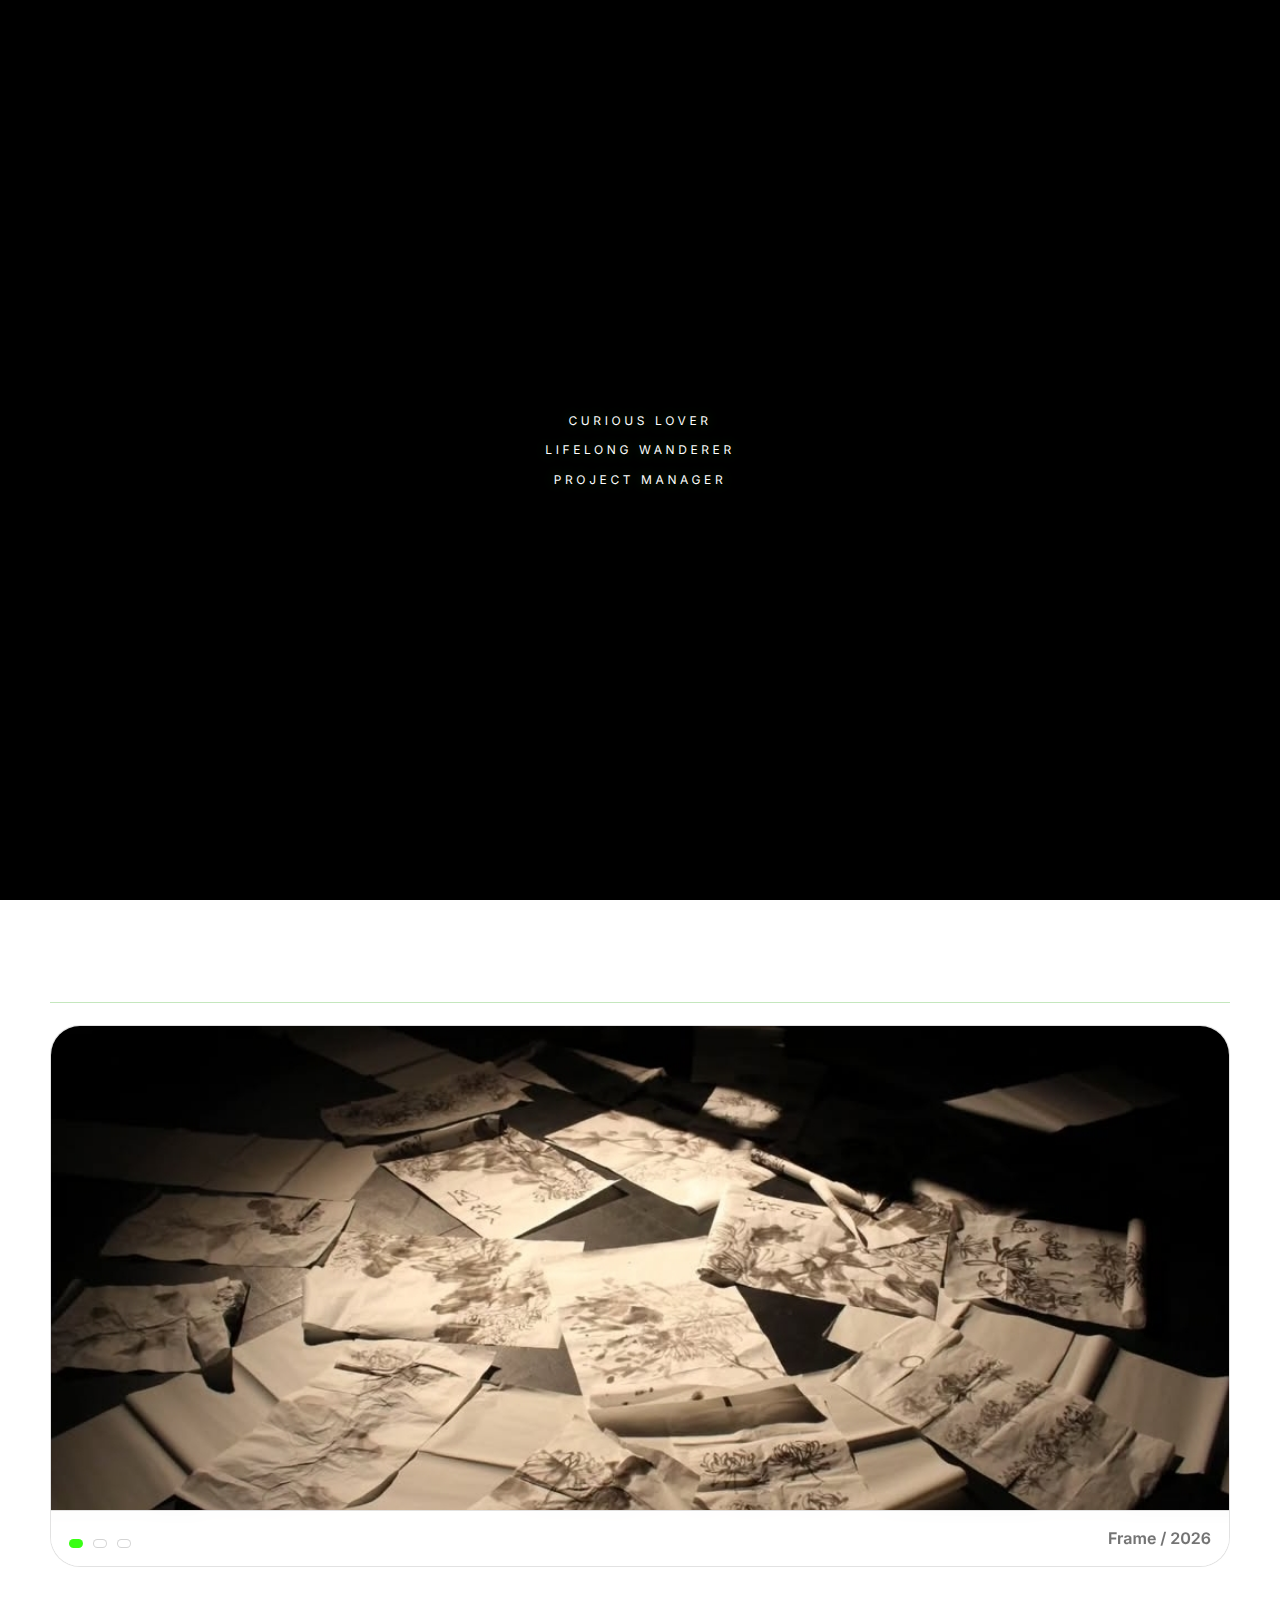
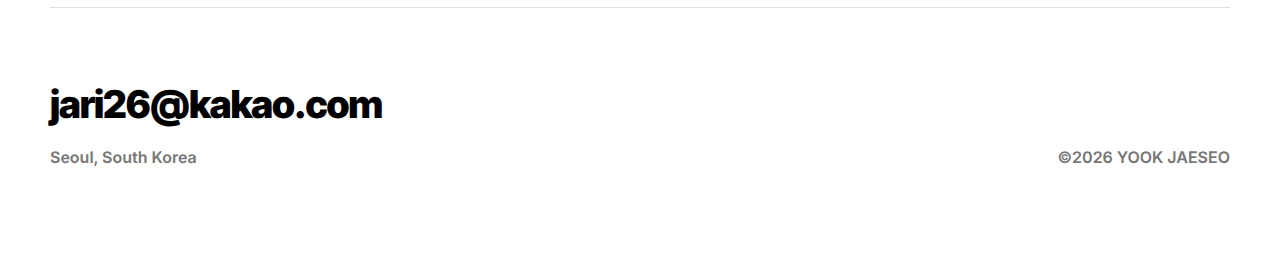
<file: index.html>
<!doctype html>
<html lang="en">
<head>

  <meta charset="utf-8" />
  <meta name="viewport" content="width=device-width,initial-scale=1" />
  <title>Home — Portfolio</title>

  <!-- Free typography base. Swap to your licensed grotesk if you have one. -->
  <link rel="preconnect" href="https://fonts.googleapis.com">
  <link rel="preconnect" href="https://fonts.gstatic.com" crossorigin>
  <link href="https://fonts.googleapis.com/css2?family=Inter:wght@300;400;500;600&family=Inter+Tight:wght@500;600;700;800&display=swap" rel="stylesheet">

  <link rel="stylesheet" href="css/styles.css" />

</head>
<body>

  <!-- intro -->
  <section class="intro">
    <div class="intro-line">CURIOUS LOVER</div>
    <div class="intro-line">LIFELONG WANDERER</div>
    <div class="intro-line">PROJECT MANAGER</div>
  </section>

  <!-- Custom cursor (desktop only) -->
  <div class="cursor" aria-hidden="true">
    <div class="cursor__dot"></div>
    <div class="cursor__ring"></div>
    <div class="cursor__label">VIEW</div>
  </div>


  <header class="top">
    <a class="brand" href="index.html" data-cursor="HOME">FIND―JAESEO</a>

    <div class="top__right">
      <button class="menuBtn" type="button" aria-expanded="false" aria-controls="menu" data-cursor="MENU">
        <span class="menuBtn__text">Menu</span>
        <span class="menuBtn__icon" aria-hidden="true"></span>
      </button>
    </div>
  </header>

  <!-- Overlay menu -->
  <aside id="menu" class="menu" aria-hidden="true">
    <div class="menu__bg" aria-hidden="true"></div>

    <div class="menu__inner">
      <div class="menu__top">
        <div class="menu__marquee" aria-hidden="true">
          <div class="menu__marqueeTrack">
            <span>YOOK JAESEO</span><span>YOOK JAESEO</span><span>YOOK JAESEO</span><span>YOOK JAESEO</span>
            <span>YOOK JAESEO</span><span>YOOK JAESEO</span><span>YOOK JAESEO</span><span>YOOK JAESEO</span>
          </div>
        </div>

        <nav class="menu__nav" aria-label="Primary">
          <a href="index.html" data-cursor="WORK">Home</a>
          <a href="career.html" data-cursor="AGCY">Career</a>
          <a href="hobby.html" data-cursor="ORIG">Hobby</a>
          <a href="resume.html" data-cursor="VIEW">Resume</a>
        </nav>

        <div class="menu__meta">
          <div>
            <div class="kicker">Contact</div>
            <a class="metaLink" href="mailto:jari26@kakao.com" data-cursor="EMAIL">jari26@kakao.com</a>
          </div>
          <div>
            <div class="kicker">Social</div>
            <div class="metaRow">
              <a class="metaLink" href="https://www.instagram.com/jarigemi" data-cursor="IG">Instagram</a>
            </div>
          </div>
        </div>
      </div>

      <button class="menu__close" type="button" data-cursor="CLOSE" aria-label="Close menu">Close</button>
    </div>
  </aside>


  <main class="wrap">
    <section class="hero">
      <div class="hero__grid">
        <h1 class="h1 reveal">
          High <span style="background-color: rgba(57,255,20,.2);">Performer,</span><br/>But I Want More
        </h1>

        <div class="hero__media reveal">
          <div class="poster poster--image" aria-label="Hero photo">
            <img src="assets/poster.jpg" alt="Portfolio hero photo" loading="eager" />
          </div>
        </div>

        <div class="hero__copy reveal">
          <p class="lead">
            I’m a social project manager based in South Korea.
          </p>

          <div class="ctaRow">
            <a class="cta" href="career.html" data-cursor="AGCY">Career</a>
            <a class="cta cta--ghost" href="hobby.html" data-cursor="ORIG">Hobby</a>
            <a class="cta cta--ghost" href="resume.html" data-cursor="ORIG">Resume</a>
          </div>
        </div>
      </div>
    </section>

    <section id="work" class="index">
      <div class="sectionHead">
        <h2 class="h2 reveal">Main Projects</h2>
        <p class="sub reveal">Click any item to open the page.</p>
      </div>

      <div class="index__row">
        <a class="chip" href="career1.html" data-type="career" data-cursor="VIEW">
          Career 01<span class="chip__tag">Case</span>
        </a>

        <a class="chip" href="career2.html" data-type="career" data-cursor="VIEW">
          Career 02<span class="chip__tag">Case</span>
        </a>

        <a class="chip" href="career3.html" data-type="career" data-cursor="VIEW">
          Career 03<span class="chip__tag">Case</span>
        </a>

      </div>
    </section>

    <section class="sliderSection">
      <div class="sliderHead">
        <h2 class="h2 reveal">Pictures</h2>
        <div class="sliderCtrls reveal">
          <button class="iconBtn" type="button" data-prev data-cursor="PREV" aria-label="Previous">←</button>
          <button class="iconBtn" type="button" data-next data-cursor="NEXT" aria-label="Next">→</button>
        </div>
      </div>

      <div class="slider" aria-label="Media slider">
        <div class="slides" data-slides>
          <article class="slide is-active" data-kind="image">
            <div class="slide__media">
              <img src="assets/slide1.jpg" alt="Placeholder image 1" />
            </div>
            <div class="slide__cap">
              <div class="slide__title"> </div>
              <div class="slide__meta">Frame / 2026</div>
            </div>
          </article>

          <article class="slide" data-kind="image">
            <div class="slide__media">
              <img src="assets/slide2.jpg" alt="Placeholder image 3" loading="lazy" />
            </div>
            <div class="slide__cap">
              <div class="slide__title"> </div>
              <div class="slide__meta">Frame / 2026</div>
            </div>
          </article>

          <article class="slide" data-kind="image">
            <div class="slide__media">
              <img src="assets/slide3.jpg" alt="Placeholder image 2" />
            </div>
            <div class="slide__cap">
              <div class="slide__title"> </div>
              <div class="slide__meta">Portrait / 2026</div>
            </div>
          </article>
        </div>

        <div class="dots" data-dots aria-label="Slider pagination"></div>
      </div>
    </section>

    <footer class="footer">
      <div class="footer__row">
        <a href="mailto:jari26@kakao.com" class="footer__big" data-cursor="EMAIL">jari26@kakao.com</a>
      </div>
      <div class="footer__row footer__small">
        <span>Seoul, South Korea</span><span>©2026 YOOK JAESEO</span>
      </div>
    </footer>
  </main>

  <script src="js/main.js" defer></script>

</body>
</html>
</file>
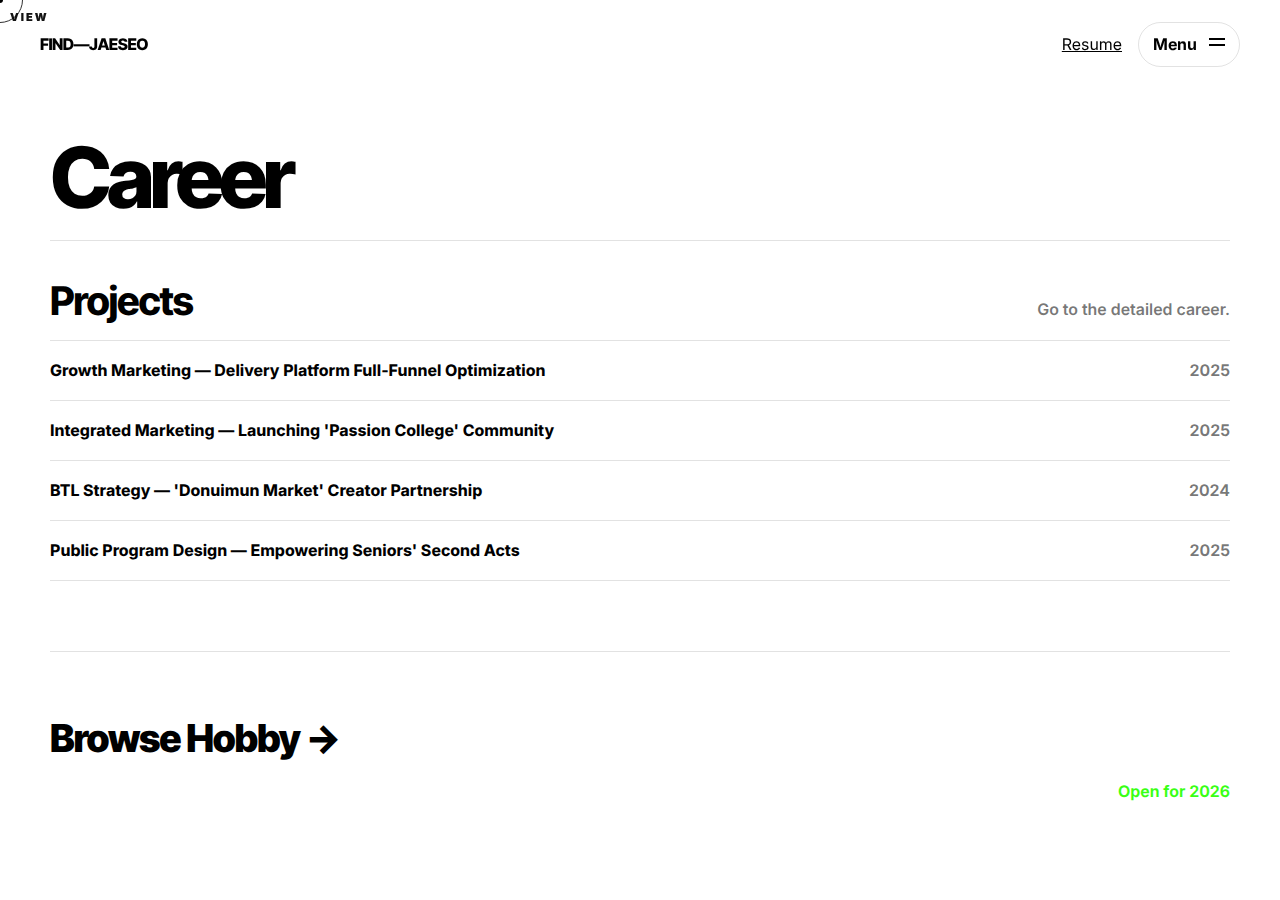
<file: career.html>
<!doctype html>
<html lang="en">
<head>

  <meta charset="utf-8" />
  <meta name="viewport" content="width=device-width,initial-scale=1" />
  <title>Career — Portfolio</title>

  <!-- Free typography base. Swap to your licensed grotesk if you have one. -->
  <link rel="preconnect" href="https://fonts.googleapis.com">
  <link rel="preconnect" href="https://fonts.gstatic.com" crossorigin>
  <link href="https://fonts.googleapis.com/css2?family=Inter:wght@300;400;500;600&family=Inter+Tight:wght@500;600;700;800&display=swap" rel="stylesheet">

  <link rel="stylesheet" href="css/styles.css" />

</head>
<body>

  <!-- Custom cursor (desktop only) -->
  <div class="cursor" aria-hidden="true">
    <div class="cursor__dot"></div>
    <div class="cursor__ring"></div>
    <div class="cursor__label">VIEW</div>
  </div>

  <header class="top">
    <a class="brand" href="index.html" data-cursor="HOME">FIND―JAESEO</a>

    <div class="top__right">
      <a class="toplink" href="resume.html" data-cursor="AGCY">Resume</a>
      <button class="menuBtn" type="button" aria-expanded="false" aria-controls="menu" data-cursor="MENU">
        <span class="menuBtn__text">Menu</span>
        <span class="menuBtn__icon" aria-hidden="true"></span>
      </button>
    </div>
  </header>

  <!-- Overlay menu -->
  <aside id="menu" class="menu" aria-hidden="true">
    <div class="menu__bg" aria-hidden="true"></div>

    <div class="menu__inner">
      <div class="menu__top">
        <div class="menu__marquee" aria-hidden="true">
          <div class="menu__marqueeTrack">
            <span>YOOK JAESEO</span><span>YOOK JAESEO</span><span>YOOK JAESEO</span><span>YOOK JAESEO</span>
            <span>YOOK JAESEO</span><span>YOOK JAESEO</span><span>YOOK JAESEO</span><span>YOOK JAESEO</span>
          </div>
        </div>

        <nav class="menu__nav" aria-label="Primary">
          <a href="index.html#work" data-cursor="WORK">Home</a>
          <a href="career.html" data-cursor="AGCY">Career</a>
          <a href="hobby.html" data-cursor="ORIG">Hobby</a>
          <a href="resume.html" data-cursor="VIEW">Resume</a>
        </nav>

        <div class="menu__meta">
          <div>
            <div class="kicker">Contact</div>
            <a class="metaLink" href="mailto:jari26@kakao.com" data-cursor="EMAIL">jari26@kakao.com</a>
          </div>
          <div>
            <div class="kicker">Social</div>
            <div class="metaRow">
              <a class="metaLink" href="https://www.instagram.com/jarigemi" data-cursor="IG">Instagram</a>
            </div>
          </div>
        </div>
      </div>

      <button class="menu__close" type="button" data-cursor="CLOSE" aria-label="Close menu">Close</button>
    </div>
  </aside>


  <main class="wrap">
    <section class="pageHero">
      <div class="pageHero__grid">
        <h1 class="h1 reveal">Career</h1>
     <!--   <p class="lead reveal">Work, Marketing campaigns, and commissioned production.</p>  -->
      </div>
    </section>

    <section class="list">
      <div class="list__head">
        <h2 class="h2 reveal">Projects</h2>
        <p class="sub reveal">Go to the detailed career.</p>
      </div>

      <div class="rows">
        <a class="row reveal" href="career1.html" data-cursor="VIEW">
          <span class="row__left">Growth Marketing — Delivery Platform Full-Funnel Optimization</span>
          <span class="row__right">2025</span>
        </a>

        <a class="row reveal" href="career2.html" data-cursor="VIEW">
          <span class="row__left">Integrated Marketing — Launching 'Passion College' Community</span>
          <span class="row__right">2025</span>
        </a>

        <a class="row reveal" href="career3.html" data-cursor="VIEW">
          <span class="row__left">BTL Strategy — 'Donuimun Market' Creator Partnership</span>
          <span class="row__right">2024</span>
        </a>

        <a class="row reveal" href="career4.html" data-cursor="VIEW">
          <span class="row__left">Public Program Design — Empowering Seniors' Second Acts</span>
          <span class="row__right">2025</span>
        </a>
      </div>
    </section>

    <footer class="footer footer--tight">
      <div class="footer__row">
        <a href="hobby.html" class="footer__big" data-cursor="ORIG">Browse Hobby →</a>
      </div>
      <div class="footer__row footer__small">
        <span> </span><span class="accent">Open for 2026</span>
      </div>
    </footer>
  </main>

  <script src="js/main.js" defer></script>

</body>
</html>
</file>
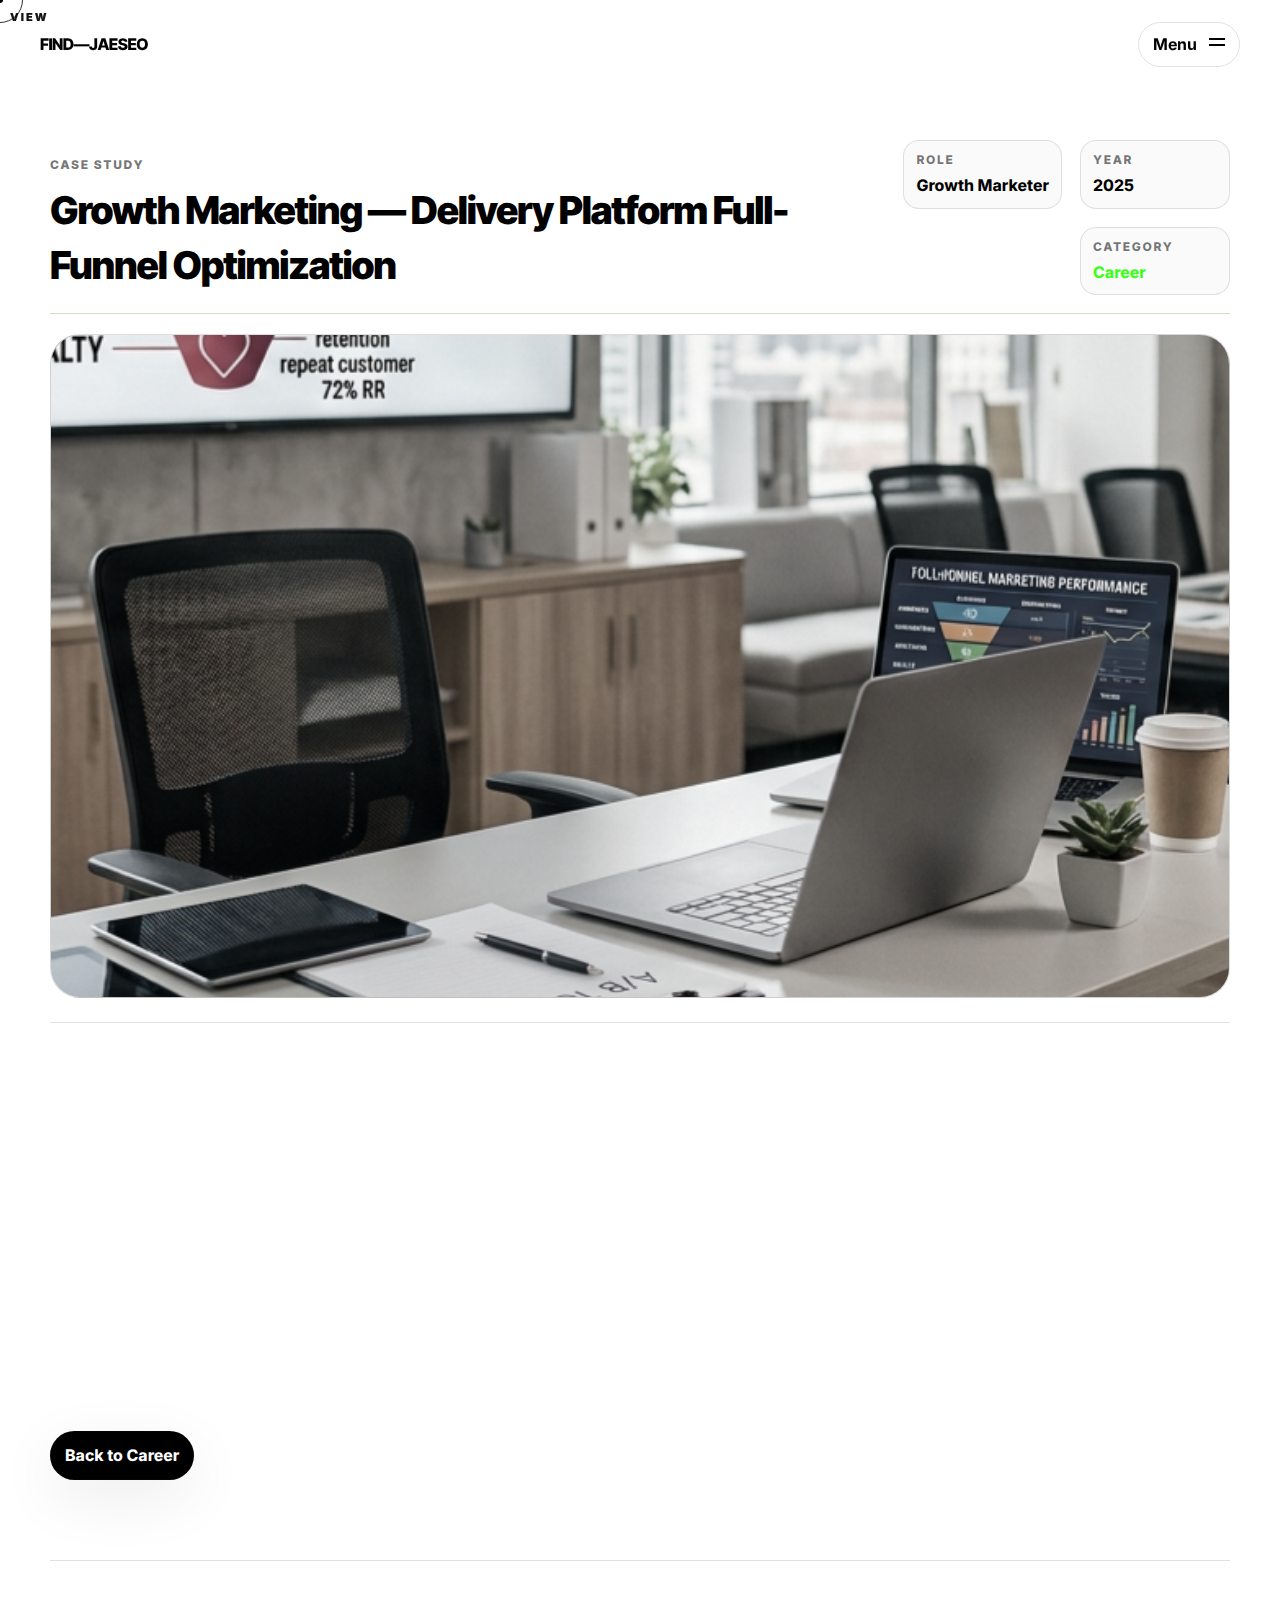
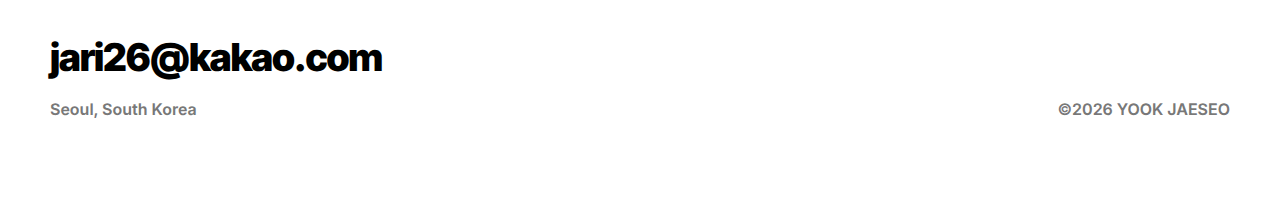
<file: career1.html>
<!doctype html>
<html lang="en">
<head>

  <meta charset="utf-8" />
  <meta name="viewport" content="width=device-width,initial-scale=1" />
  <title>Career 1 — Portfolio</title>

  <!-- Free typography base. Swap to your licensed grotesk if you have one. -->
  <link rel="preconnect" href="https://fonts.googleapis.com">
  <link rel="preconnect" href="https://fonts.gstatic.com" crossorigin>
  <link href="https://fonts.googleapis.com/css2?family=Inter:wght@300;400;500;600&family=Inter+Tight:wght@500;600;700;800&display=swap" rel="stylesheet">

  <link rel="stylesheet" href="css/styles.css" />

</head>
<body>

  <!-- Custom cursor (desktop only) -->
  <div class="cursor" aria-hidden="true">
    <div class="cursor__dot"></div>
    <div class="cursor__ring"></div>
    <div class="cursor__label">VIEW</div>
  </div>

  <header class="top">
    <a class="brand" href="index.html" data-cursor="HOME">FIND―JAESEO</a>

    <div class="top__right">
      <button class="menuBtn" type="button" aria-expanded="false" aria-controls="menu" data-cursor="MENU">
        <span class="menuBtn__text">Menu</span>
        <span class="menuBtn__icon" aria-hidden="true"></span>
      </button>
    </div>
  </header>

  <!-- Overlay menu -->
  <aside id="menu" class="menu" aria-hidden="true">
    <div class="menu__bg" aria-hidden="true"></div>

    <div class="menu__inner">
      <div class="menu__top">
        <div class="menu__marquee" aria-hidden="true">
          <div class="menu__marqueeTrack">
            <span>YOOK JAESEO</span><span>YOOK JAESEO</span><span>YOOK JAESEO</span><span>YOOK JAESEO</span>
            <span>YOOK JAESEO</span><span>YOOK JAESEO</span><span>YOOK JAESEO</span><span>YOOK JAESEO</span>
          </div>
        </div>

        <nav class="menu__nav" aria-label="Primary">
          <a href="index.html#work" data-cursor="WORK">Home</a>
          <a href="career.html" data-cursor="AGCY">Career</a>
          <a href="hobby.html" data-cursor="ORIG">Hobby</a>
          <a href="resume.html" data-cursor="VIEW">Resume</a>
        </nav>

        <div class="menu__meta">
          <div>
            <div class="kicker">Contact</div>
            <a class="metaLink" href="mailto:jari26@kakao.com" data-cursor="EMAIL">jari26@kakao.com</a>
          </div>
          <div>
            <div class="kicker">Social</div>
            <div class="metaRow">
              <a class="metaLink" href="https://www.instagram.com/jarigemi" data-cursor="IG">Instagram</a>
            </div>
          </div>
        </div>
      </div>

      <button class="menu__close" type="button" data-cursor="CLOSE" aria-label="Close menu">Close</button>
    </div>
  </aside>


  <main class="wrap">
    <section class="caseHero">
      <div class="caseHero__top">
        <div class="caseMeta reveal">
          <div class="kicker">Case Study</div>
          <div class="caseTitle">Growth Marketing — Delivery Platform Full-Funnel Optimization</div>
        </div>

        <div class="caseAside reveal">
          <div class="caseStat">
            <div class="caseStat__k">Role</div>
            <div class="caseStat__v">Growth Marketer</div>
          </div>
          <div class="caseStat">
            <div class="caseStat__k">Year</div>
            <div class="caseStat__v">2025</div>
          </div>
          <div class="caseStat">
            <div class="caseStat__k">Category</div>
            <div class="caseStat__v accent">Career</div>
          </div>
        </div>
      </div>

      <div class="casePoster reveal casePoster--image" aria-label="Career hero photo">
        <img src="assets/career1.png" alt="Career hero photo" loading="eager" />
      </div>
    </section>

    <section class="caseBody">
      <div class="caseGrid">
        <div class="caseCol reveal">
          <h2 class="h2">Overview</h2>
<p class="p">
  I executed a comprehensive full-funnel marketing strategy for in-house food brands within major delivery ecosystems. The primary objective was to optimize the entire customer journey—from initial brand exposure and click-throughs to final conversion and long-term retention.
</p>
<p class="p">
  By managing operational testing for over 30 pilot stores, I implemented data-driven experiments. This included A/B testing for thumbnail visuals, store badges, promotional tiers, and digital menu structures to identify high-converting variables and maximize advertising efficiency.
</p>
        </div>

        <div class="caseCol reveal">
         <h2 class="h2">Key Results</h2>
<div class="credits">
  <div class="credit"><span>Cost Savings</span><span>12%</span></div>
  <div class="credit"><span>First Order Rate</span><span>+25% Growth</span></div>
  <div class="credit"><span>Reorder Rate</span><span>+10% Retention Uplift</span></div>
  <div class="credit"><span>Project Scale</span><span>30+ Stores</span></div>
</div>
      </div>

<!--
      <div class="stills">
        <figure class="still reveal" data-cursor="VIEW">
          <img src="assets/slide1.jpg" alt="Still image 1">
        </figure>
        <figure class="still reveal" data-cursor="VIEW">
          <img src="assets/slide2.jpg" alt="Still image 2">
        </figure>
      </div>
-->

      <div class="next">
        <a class="cta" href="career.html" data-cursor="AGCY">Back to Career</a>
 <!--       <a class="cta cta--ghost" href="hobby.html" data-cursor="ORIG">Back to Hobby</a>  -->
      </div>
    </section>

    <footer class="footer">
      <div class="footer__row">
        <a href="mailto:jari26@kakao.com" class="footer__big" data-cursor="EMAIL">jari26@kakao.com</a>
      </div>
      <div class="footer__row footer__small">
      <span>Seoul, South Korea</span><span>©2026 YOOK JAESEO</span>
      </div>
    </footer>
  </main>

  <script src="js/main.js" defer></script>

</body>
</html>
</file>
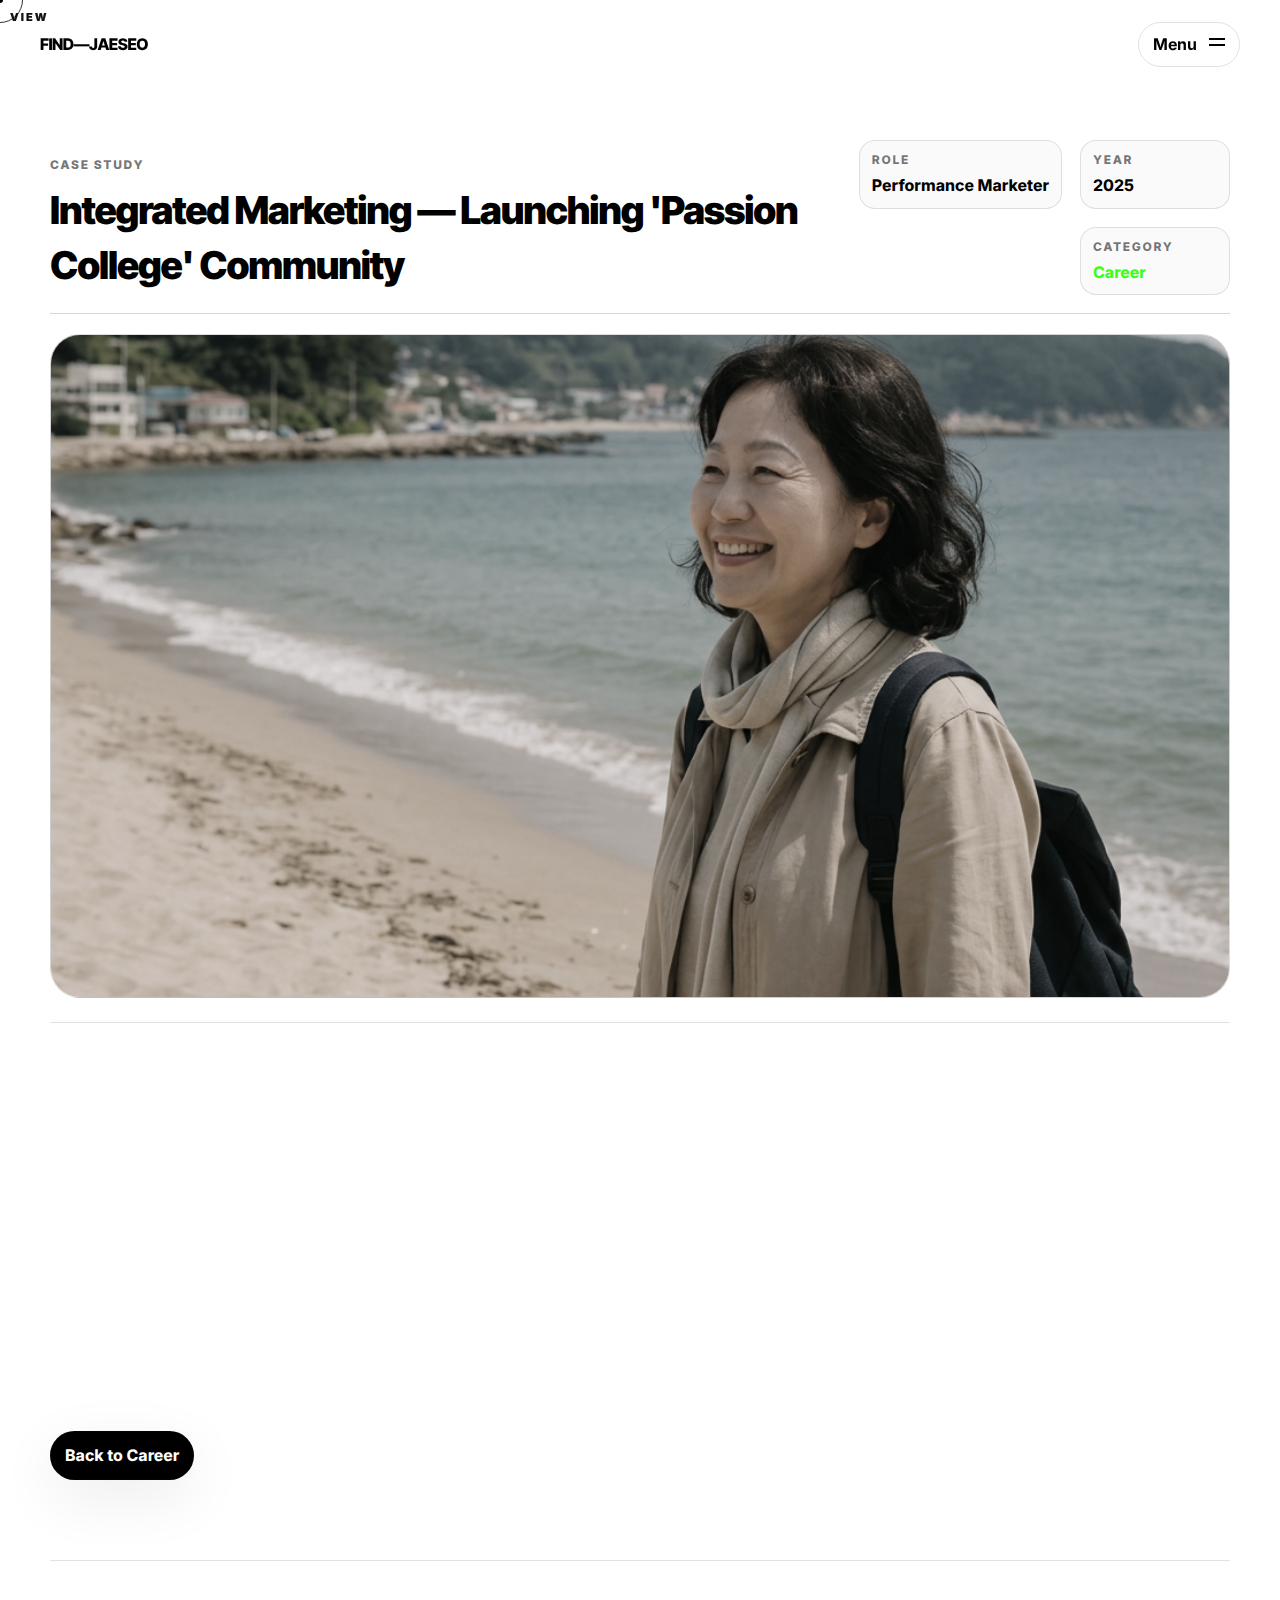
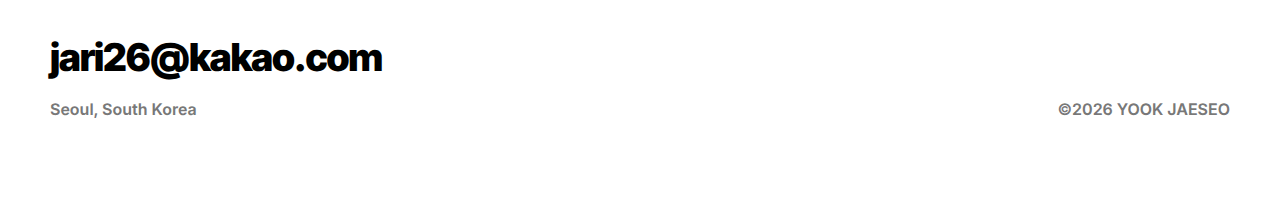
<file: career2.html>
<!doctype html>
<html lang="en">
<head>

  <meta charset="utf-8" />
  <meta name="viewport" content="width=device-width,initial-scale=1" />
  <title>Career 2 — Portfolio</title>

  <!-- Free typography base. Swap to your licensed grotesk if you have one. -->
  <link rel="preconnect" href="https://fonts.googleapis.com">
  <link rel="preconnect" href="https://fonts.gstatic.com" crossorigin>
  <link href="https://fonts.googleapis.com/css2?family=Inter:wght@300;400;500;600&family=Inter+Tight:wght@500;600;700;800&display=swap" rel="stylesheet">

  <link rel="stylesheet" href="css/styles.css" />

</head>
<body>

  <!-- Custom cursor (desktop only) -->
  <div class="cursor" aria-hidden="true">
    <div class="cursor__dot"></div>
    <div class="cursor__ring"></div>
    <div class="cursor__label">VIEW</div>
  </div>

  <header class="top">
    <a class="brand" href="index.html" data-cursor="HOME">FIND―JAESEO</a>

    <div class="top__right">
      <button class="menuBtn" type="button" aria-expanded="false" aria-controls="menu" data-cursor="MENU">
        <span class="menuBtn__text">Menu</span>
        <span class="menuBtn__icon" aria-hidden="true"></span>
      </button>
    </div>
  </header>

  <!-- Overlay menu -->
  <aside id="menu" class="menu" aria-hidden="true">
    <div class="menu__bg" aria-hidden="true"></div>

    <div class="menu__inner">
      <div class="menu__top">
        <div class="menu__marquee" aria-hidden="true">
          <div class="menu__marqueeTrack">
            <span>YOOK JAESEO</span><span>YOOK JAESEO</span><span>YOOK JAESEO</span><span>YOOK JAESEO</span>
            <span>YOOK JAESEO</span><span>YOOK JAESEO</span><span>YOOK JAESEO</span><span>YOOK JAESEO</span>
          </div>
        </div>

        <nav class="menu__nav" aria-label="Primary">
          <a href="index.html#work" data-cursor="WORK">Home</a>
          <a href="career.html" data-cursor="AGCY">Career</a>
          <a href="hobby.html" data-cursor="ORIG">Hobby</a>
          <a href="resume.html" data-cursor="VIEW">Resume</a>
        </nav>

        <div class="menu__meta">
          <div>
            <div class="kicker">Contact</div>
            <a class="metaLink" href="mailto:jari26@kakao.com" data-cursor="EMAIL">jari26@kakao.com</a>
          </div>
          <div>
            <div class="kicker">Social</div>
            <div class="metaRow">
              <a class="metaLink" href="https://www.instagram.com/jarigemi" data-cursor="IG">Instagram</a>
            </div>
          </div>
        </div>
      </div>

      <button class="menu__close" type="button" data-cursor="CLOSE" aria-label="Close menu">Close</button>
    </div>
  </aside>


  <main class="wrap">
    <section class="caseHero">
      <div class="caseHero__top">
        <div class="caseMeta reveal">
          <div class="kicker">Case Study</div>
          <div class="caseTitle">Integrated Marketing — Launching 'Passion College' Community</div>
        </div>

        <div class="caseAside reveal">
          <div class="caseStat">
            <div class="caseStat__k">Role</div>
            <div class="caseStat__v">Performance Marketer</div>
          </div>
          <div class="caseStat">
            <div class="caseStat__k">Year</div>
            <div class="caseStat__v">2025</div>
          </div>
          <div class="caseStat">
            <div class="caseStat__k">Category</div>
            <div class="caseStat__v accent">Career</div>
          </div>
        </div>
      </div>

      <div class="casePoster reveal casePoster--image" aria-label="Career hero photo">
        <img src="assets/career2.png" alt="Career hero photo" loading="eager" />
      </div>
    </section>

    <section class="caseBody">
      <div class="caseGrid">
        <div class="caseCol reveal">
<h2 class="h2">Overview</h2>
<p class="p">
  I led the launch marketing for 'Passion College', an innovative offline educational community designed to fulfill the aspirations of middle-aged and senior generations. 
</p>
<p class="p">
  By implementing a rigorous data-monitoring system for each channel's inflow and conversion rates, I filtered for high-performance channels and optimized the marketing budget for maximum impact, achieving a 400% ROAS during the inaugural semester.
</p>
        </div>

        <div class="caseCol reveal">
<h2 class="h2">Key Results</h2>
<div class="credits">
  <div class="credit"><span>First Semester ROAS</span><span>400%+</span></div>
  <div class="credit"><span>Strategy</span><span>Full-Funnel Media Mix</span></div>
  <div class="credit"><span>Core Channels</span><span>Meta, Naver, Karrot</span></div>
  <div class="credit"><span>Focus</span><span>Senior Engagement</span></div>
</div>
      </div>


      <div class="next">
        <a class="cta" href="career.html" data-cursor="AGCY">Back to Career</a>
 <!--       <a class="cta cta--ghost" href="hobby.html" data-cursor="ORIG">Back to Hobby</a>  -->
      </div>
    </section>

    <footer class="footer">
      <div class="footer__row">
        <a href="mailto:jari26@kakao.com" class="footer__big" data-cursor="EMAIL">jari26@kakao.com</a>
      </div>
      <div class="footer__row footer__small">
      <span>Seoul, South Korea</span><span>©2026 YOOK JAESEO</span>
      </div>
    </footer>
  </main>

  <script src="js/main.js" defer></script>

</body>
</html>
</file>
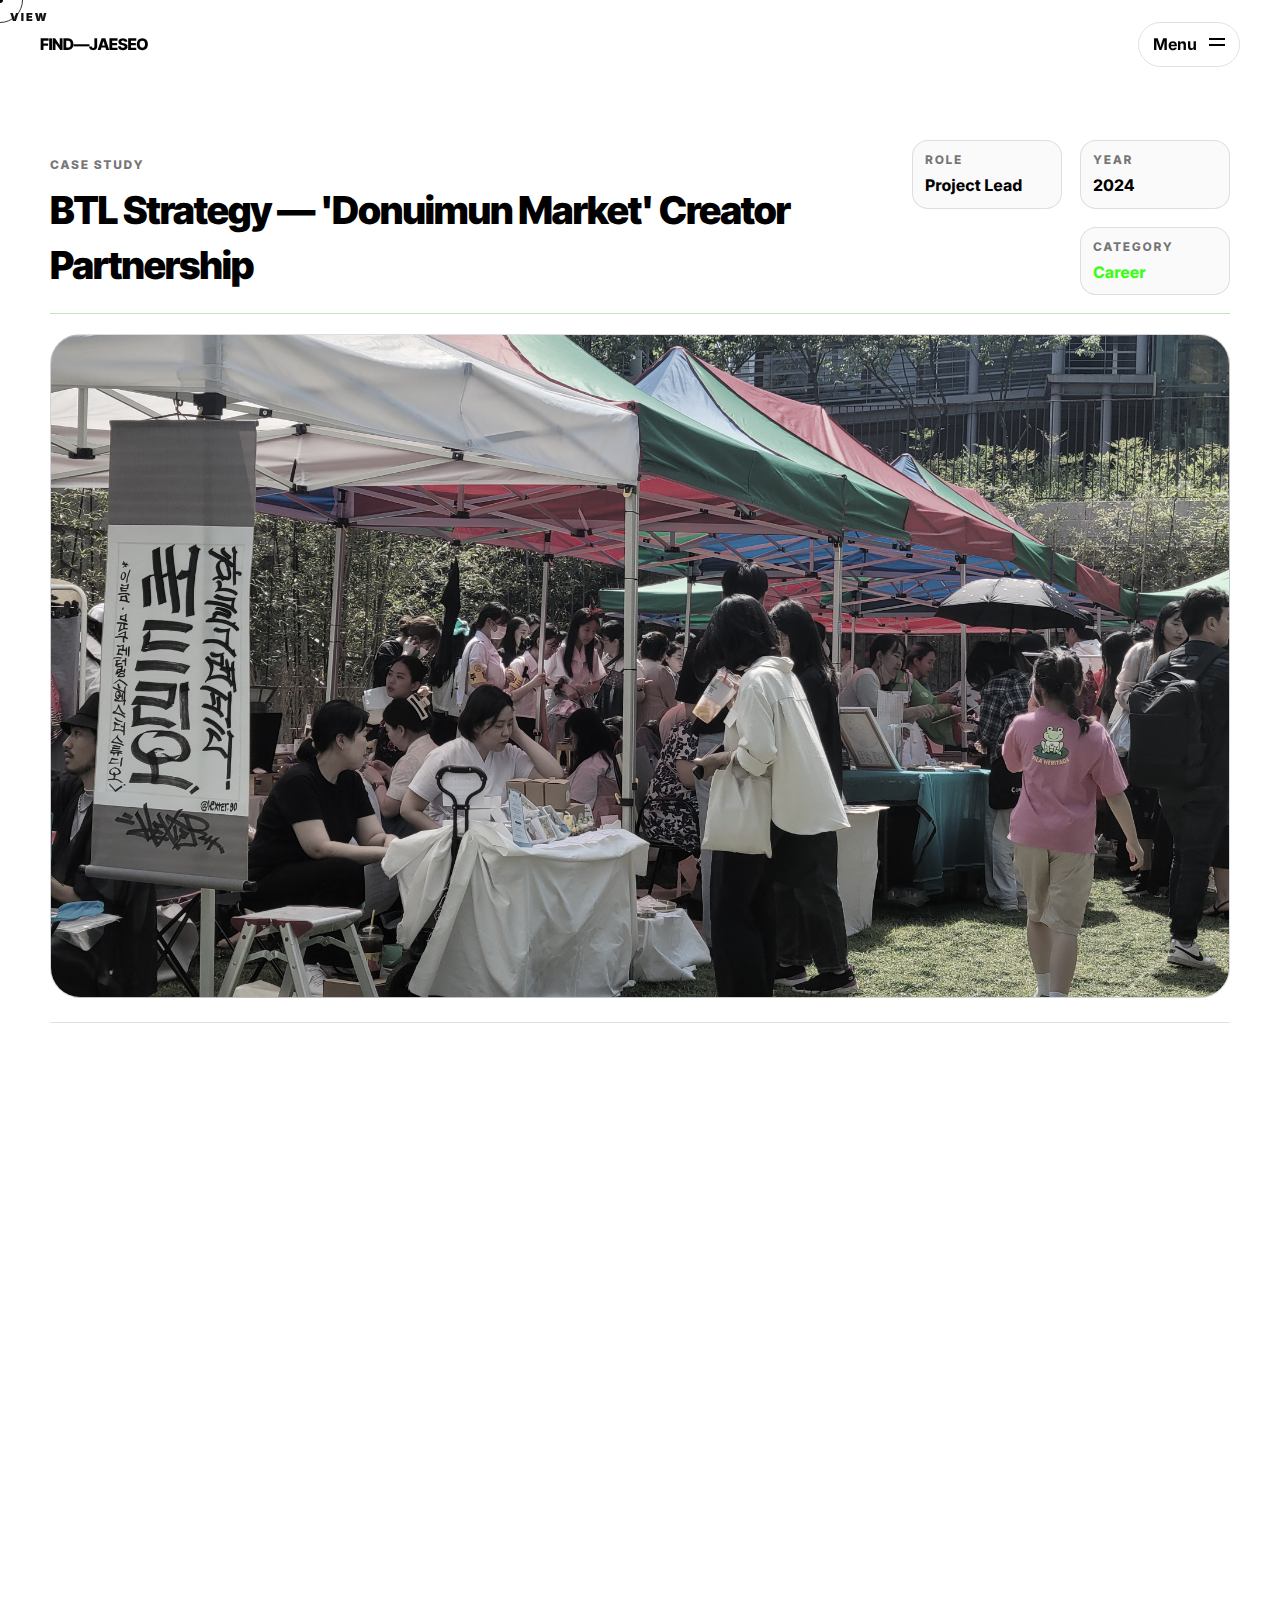
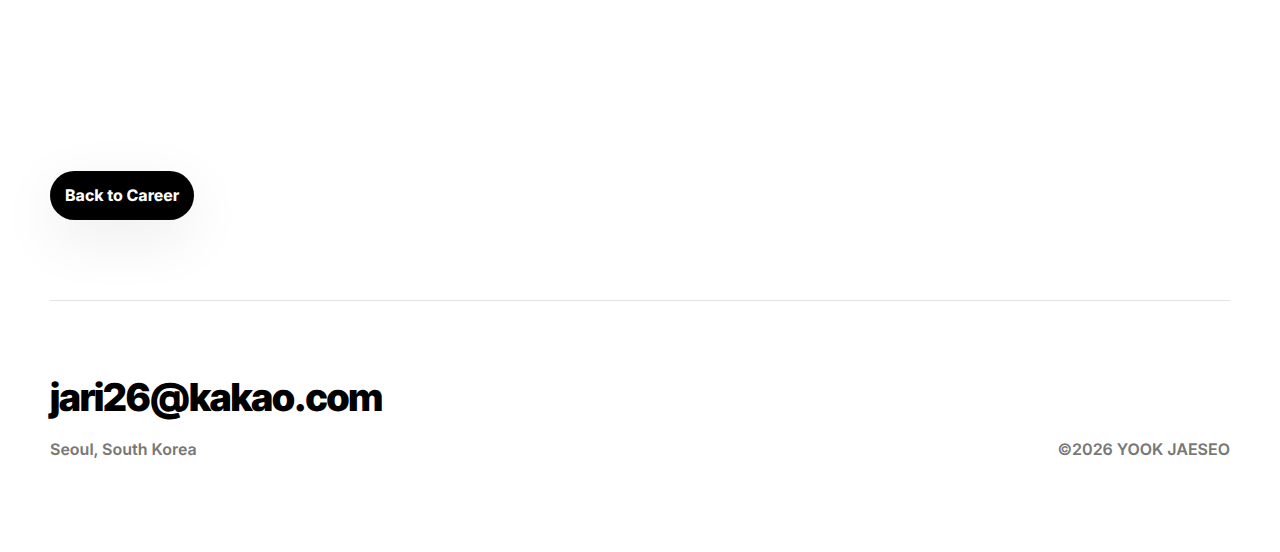
<file: career3.html>
<!doctype html>
<html lang="en">
<head>

  <meta charset="utf-8" />
  <meta name="viewport" content="width=device-width,initial-scale=1" />
  <title>Career 3 — Portfolio</title>

  <!-- Free typography base. Swap to your licensed grotesk if you have one. -->
  <link rel="preconnect" href="https://fonts.googleapis.com">
  <link rel="preconnect" href="https://fonts.gstatic.com" crossorigin>
  <link href="https://fonts.googleapis.com/css2?family=Inter:wght@300;400;500;600&family=Inter+Tight:wght@500;600;700;800&display=swap" rel="stylesheet">

  <link rel="stylesheet" href="css/styles.css" />

</head>
<body>

  <!-- Custom cursor (desktop only) -->
  <div class="cursor" aria-hidden="true">
    <div class="cursor__dot"></div>
    <div class="cursor__ring"></div>
    <div class="cursor__label">VIEW</div>
  </div>

  <header class="top">
    <a class="brand" href="index.html" data-cursor="HOME">FIND―JAESEO</a>

    <div class="top__right">
      <button class="menuBtn" type="button" aria-expanded="false" aria-controls="menu" data-cursor="MENU">
        <span class="menuBtn__text">Menu</span>
        <span class="menuBtn__icon" aria-hidden="true"></span>
      </button>
    </div>
  </header>

  <!-- Overlay menu -->
  <aside id="menu" class="menu" aria-hidden="true">
    <div class="menu__bg" aria-hidden="true"></div>

    <div class="menu__inner">
      <div class="menu__top">
        <div class="menu__marquee" aria-hidden="true">
          <div class="menu__marqueeTrack">
            <span>YOOK JAESEO</span><span>YOOK JAESEO</span><span>YOOK JAESEO</span><span>YOOK JAESEO</span>
            <span>YOOK JAESEO</span><span>YOOK JAESEO</span><span>YOOK JAESEO</span><span>YOOK JAESEO</span>
          </div>
        </div>

        <nav class="menu__nav" aria-label="Primary">
          <a href="index.html#work" data-cursor="WORK">Home</a>
          <a href="career.html" data-cursor="AGCY">Career</a>
          <a href="hobby.html" data-cursor="ORIG">Hobby</a>
          <a href="resume.html" data-cursor="VIEW">Resume</a>
        </nav>

        <div class="menu__meta">
          <div>
            <div class="kicker">Contact</div>
            <a class="metaLink" href="mailto:jari26@kakao.com" data-cursor="EMAIL">jari26@kakao.com</a>
          </div>
          <div>
            <div class="kicker">Social</div>
            <div class="metaRow">
              <a class="metaLink" href="https://www.instagram.com/jarigemi" data-cursor="IG">Instagram</a>
            </div>
          </div>
        </div>
      </div>

      <button class="menu__close" type="button" data-cursor="CLOSE" aria-label="Close menu">Close</button>
    </div>
  </aside>


  <main class="wrap">
    <section class="caseHero">
      <div class="caseHero__top">
        <div class="caseMeta reveal">
          <div class="kicker">Case Study</div>
          <div class="caseTitle">BTL Strategy — 'Donuimun Market' Creator Partnership</div>
        </div>

        <div class="caseAside reveal">
          <div class="caseStat">
            <div class="caseStat__k">Role</div>
            <div class="caseStat__v">Project Lead</div>
          </div>
          <div class="caseStat">
            <div class="caseStat__k">Year</div>
            <div class="caseStat__v">2024</div>
          </div>
          <div class="caseStat">
            <div class="caseStat__k">Category</div>
            <div class="caseStat__v accent">Career</div>
          </div>
        </div>
      </div>

      <div class="casePoster reveal casePoster--image" aria-label="Career hero photo">
        <img src="assets/career3-1.jpg" alt="Career hero photo" loading="eager" />
      </div>
    </section>

    <section class="caseBody">
      <div class="caseGrid">
        <div class="caseCol reveal">
          <h2 class="h2">Overview</h2>
<p class="p">
  I spearheaded the end-to-end planning and execution of 'Donuimun Market,' a BTL flagship project designed to build a collaborative pool for craft creators. My mission spanned from the initial proposal and venue scouting to on-site operation, ensuring a seamless experience for both creators and visitors.
</p>
<p class="p">
  I executed a targeted viral marketing campaign on X (Twitter), successfully attracting over 50,000 visitors—a tenfold increase compared to average foot traffic. This project secured a long-term collaboration pool of 60+ creative teams with a 100% re-participation rate.
</p>
        </div>

        <div class="caseCol reveal">
<h2 class="h2">Key Results</h2>
<div class="credits">
  <div class="credit"><span>Total Visitors</span><span>50,000+ (10x Peak)</span></div>
  <div class="credit"><span>Collaboration Retention</span><span>100% Satisfaction</span></div>
  <div class="credit"><span>Partnership Pool</span><span>60+ Creative Teams</span></div>
  <div class="credit"><span>Marketing</span><span>Organic Viral Success</span></div>
</div>
        </div>
      </div>

      <div class="stills">
        <figure class="still reveal" data-cursor="VIEW">
          <img src="assets/career3-2.png" alt="Still image 1">
        </figure>
        <figure class="still reveal" data-cursor="VIEW">
          <img src="assets/career3-3.png" alt="Still image 2">
        </figure>
      </div>



      <div class="next">
        <a class="cta" href="career.html" data-cursor="AGCY">Back to Career</a>
 <!--       <a class="cta cta--ghost" href="hobby.html" data-cursor="ORIG">Back to Hobby</a>  -->
      </div>
    </section>

    <footer class="footer">
      <div class="footer__row">
        <a href="mailto:jari26@kakao.com" class="footer__big" data-cursor="EMAIL">jari26@kakao.com</a>
      </div>
      <div class="footer__row footer__small">
      <span>Seoul, South Korea</span><span>©2026 YOOK JAESEO</span>
      </div>
    </footer>
  </main>

  <script src="js/main.js" defer></script>

</body>
</html>
</file>
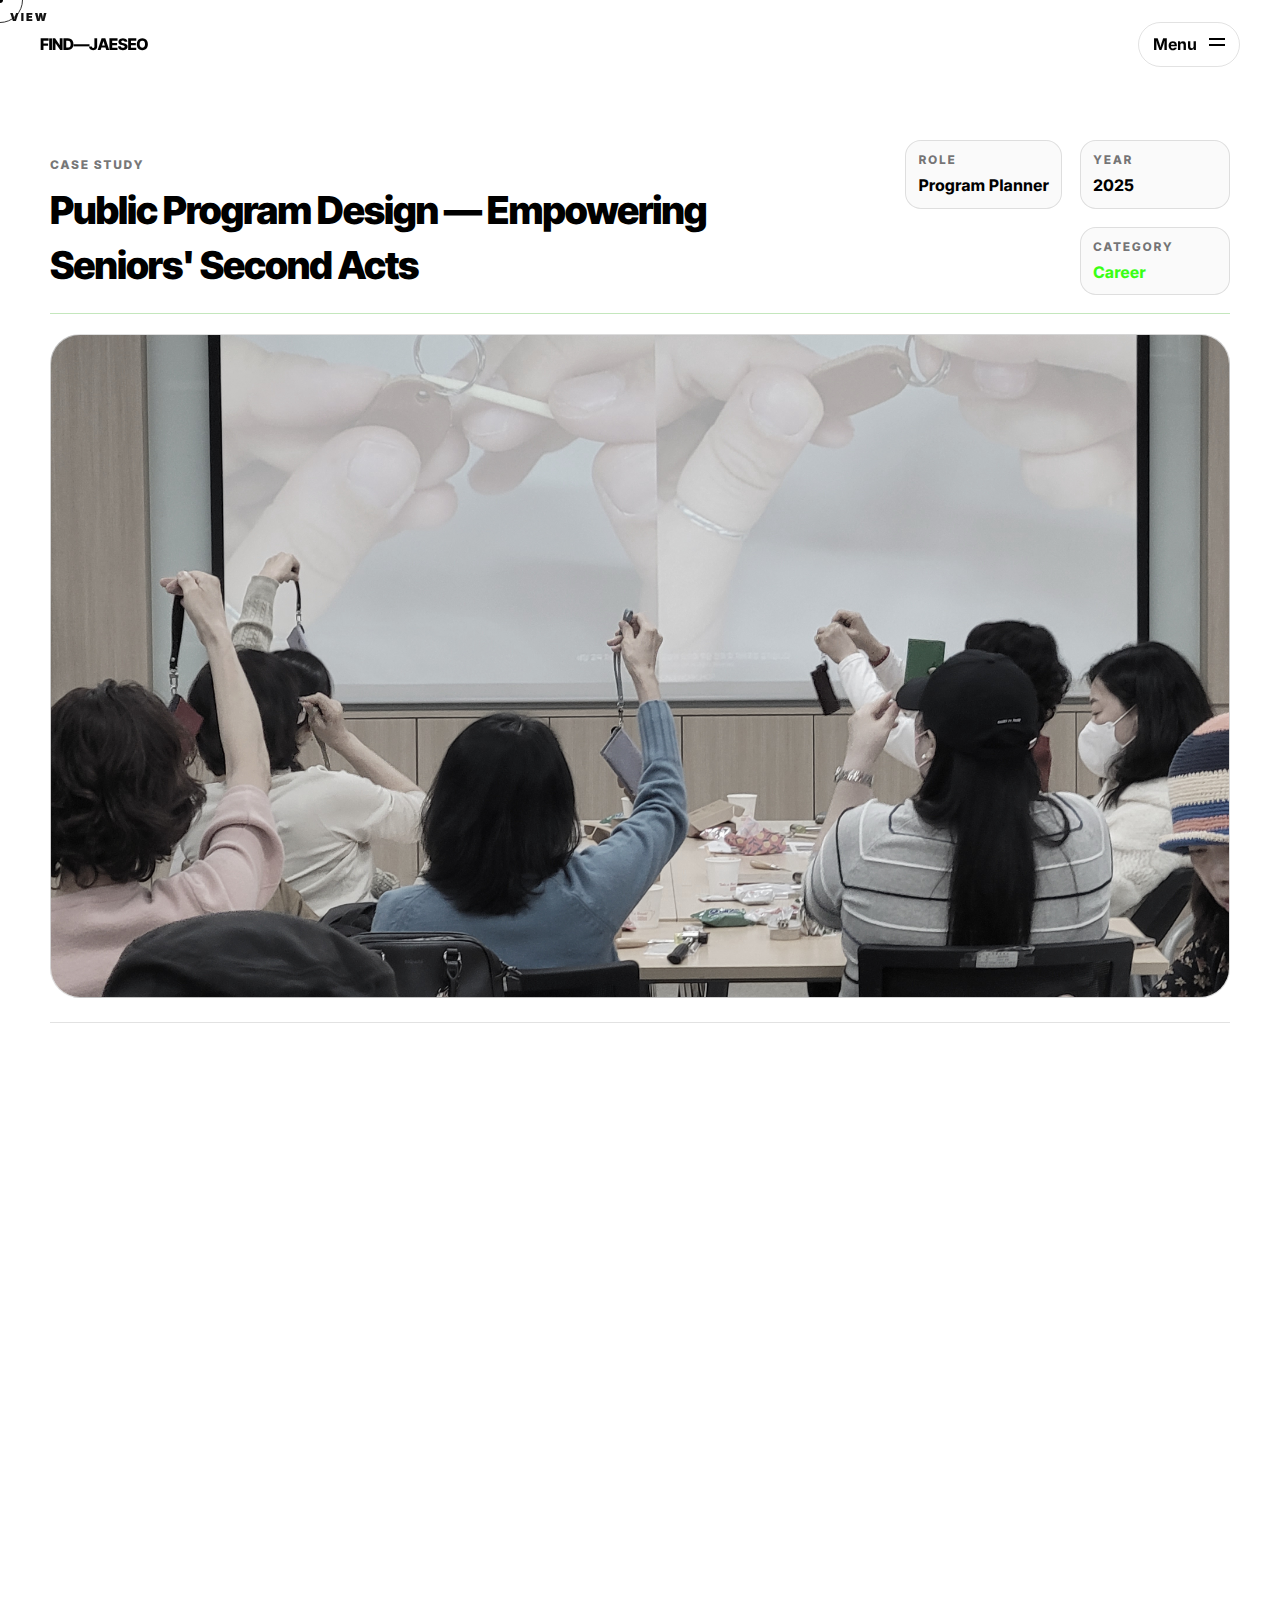
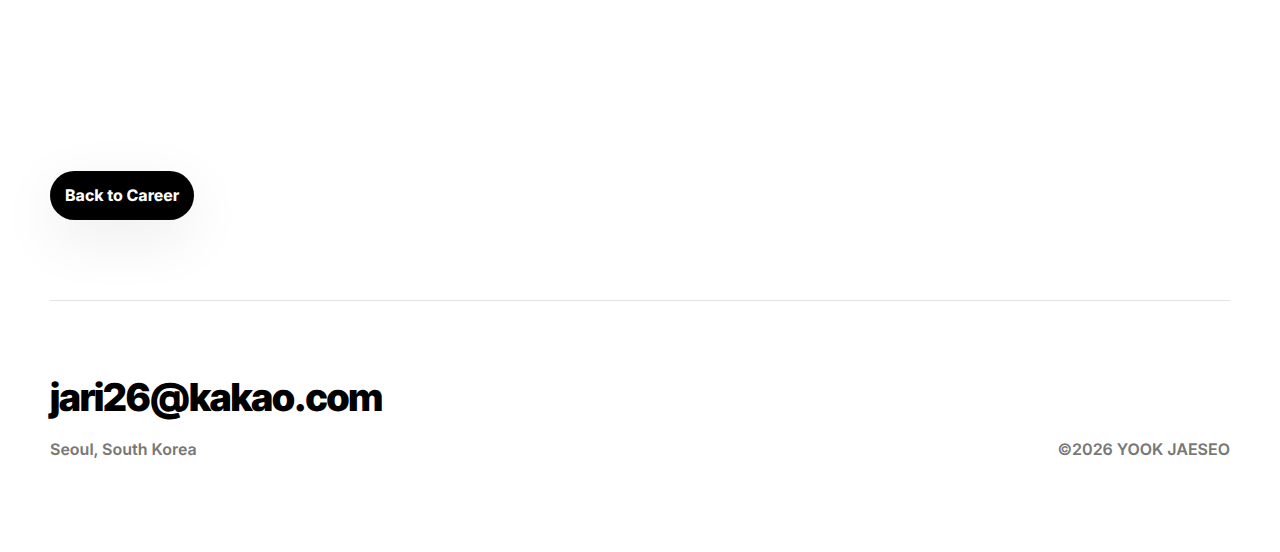
<file: career4.html>
<!doctype html>
<html lang="en">
<head>

  <meta charset="utf-8" />
  <meta name="viewport" content="width=device-width,initial-scale=1" />
  <title>Career 4 — Portfolio</title>

  <!-- Free typography base. Swap to your licensed grotesk if you have one. -->
  <link rel="preconnect" href="https://fonts.googleapis.com">
  <link rel="preconnect" href="https://fonts.gstatic.com" crossorigin>
  <link href="https://fonts.googleapis.com/css2?family=Inter:wght@300;400;500;600&family=Inter+Tight:wght@500;600;700;800&display=swap" rel="stylesheet">

  <link rel="stylesheet" href="css/styles.css" />

</head>
<body>

  <!-- Custom cursor (desktop only) -->
  <div class="cursor" aria-hidden="true">
    <div class="cursor__dot"></div>
    <div class="cursor__ring"></div>
    <div class="cursor__label">VIEW</div>
  </div>

  <header class="top">
    <a class="brand" href="index.html" data-cursor="HOME">FIND―JAESEO</a>

    <div class="top__right">
      <button class="menuBtn" type="button" aria-expanded="false" aria-controls="menu" data-cursor="MENU">
        <span class="menuBtn__text">Menu</span>
        <span class="menuBtn__icon" aria-hidden="true"></span>
      </button>
    </div>
  </header>

  <!-- Overlay menu -->
  <aside id="menu" class="menu" aria-hidden="true">
    <div class="menu__bg" aria-hidden="true"></div>

    <div class="menu__inner">
      <div class="menu__top">
        <div class="menu__marquee" aria-hidden="true">
          <div class="menu__marqueeTrack">
            <span>YOOK JAESEO</span><span>YOOK JAESEO</span><span>YOOK JAESEO</span><span>YOOK JAESEO</span>
            <span>YOOK JAESEO</span><span>YOOK JAESEO</span><span>YOOK JAESEO</span><span>YOOK JAESEO</span>
          </div>
        </div>

        <nav class="menu__nav" aria-label="Primary">
          <a href="index.html#work" data-cursor="WORK">Home</a>
          <a href="career.html" data-cursor="AGCY">Career</a>
          <a href="hobby.html" data-cursor="ORIG">Hobby</a>
          <a href="resume.html" data-cursor="VIEW">Resume</a>
        </nav>

        <div class="menu__meta">
          <div>
            <div class="kicker">Contact</div>
            <a class="metaLink" href="mailto:jari26@kakao.com" data-cursor="EMAIL">jari26@kakao.com</a>
          </div>
          <div>
            <div class="kicker">Social</div>
            <div class="metaRow">
              <a class="metaLink" href="https://www.instagram.com/jarigemi" data-cursor="IG">Instagram</a>
            </div>
          </div>
        </div>
      </div>

      <button class="menu__close" type="button" data-cursor="CLOSE" aria-label="Close menu">Close</button>
    </div>
  </aside>


  <main class="wrap">
    <section class="caseHero">
      <div class="caseHero__top">
        <div class="caseMeta reveal">
          <div class="kicker">Case Study</div>
          <div class="caseTitle">Public Program Design — Empowering Seniors' Second Acts</div>
        </div>

        <div class="caseAside reveal">
          <div class="caseStat">
            <div class="caseStat__k">Role</div>
            <div class="caseStat__v">Program Planner</div>
          </div>
          <div class="caseStat">
            <div class="caseStat__k">Year</div>
            <div class="caseStat__v">2025</div>
          </div>
          <div class="caseStat">
            <div class="caseStat__k">Category</div>
            <div class="caseStat__v accent">Career</div>
          </div>
        </div>
      </div>

      <div class="casePoster reveal casePoster--image" aria-label="Career hero photo">
        <img src="assets/career4-1.jpg" alt="Career hero photo" loading="eager" />
      </div>
    </section>

    <section class="caseBody">
      <div class="caseGrid">
        <div class="caseCol reveal">
          <h2 class="h2">Overview</h2>
        <p class="p">
          This project was a nationwide non-profit initiative dedicated to supporting the career transitions and social vitality of the middle-aged and senior population. I oversaw the entire lifecycle of program planning and execution across 30 cultural spaces, ensuring that the content resonated with the needs of the beneficiaries.
        </p>
        <p class="p">
          By managing 776 sessions with operational excellence, I surpassed the initial participation goal by 14%, reaching a total of 8,828 individuals. This success highlights my expertise in managing large-scale public interest projects while maintaining high engagement and resource efficiency.
        </p>
        </div>

        <div class="caseCol reveal">
          <h2 class="h2">Performance Metrics</h2>
        <div class="credits">
          <div class="credit"><span>KPI Achievement</span><span>114% (8,828 / 7,750)</span></div>
          <div class="credit"><span>Total Sessions</span><span>776 Operations</span></div>
          <div class="credit"><span>Network</span><span>30+ Locations</span></div>
          <div class="credit"><span>Core Value</span><span>Career Transition Support</span></div>
        </div>
      </div>
      </div>

      <div class="stills">
        <figure class="still reveal" data-cursor="VIEW">
          <img src="assets/career4-2.png" alt="Still image 1">
        </figure>
        <figure class="still reveal" data-cursor="VIEW">
          <img src="assets/career4-3.png" alt="Still image 2">
        </figure>
      </div>

      <div class="next">
        <a class="cta" href="career.html" data-cursor="AGCY">Back to Career</a>
 <!--       <a class="cta cta--ghost" href="hobby.html" data-cursor="ORIG">Back to Hobby</a>  -->
      </div>
    </section>

    <footer class="footer">
      <div class="footer__row">
        <a href="mailto:jari26@kakao.com" class="footer__big" data-cursor="EMAIL">jari26@kakao.com</a>
      </div>
      <div class="footer__row footer__small">
      <span>Seoul, South Korea</span><span>©2026 YOOK JAESEO</span>
      </div>
    </footer>
  </main>

  <script src="js/main.js" defer></script>

</body>
</html>
</file>
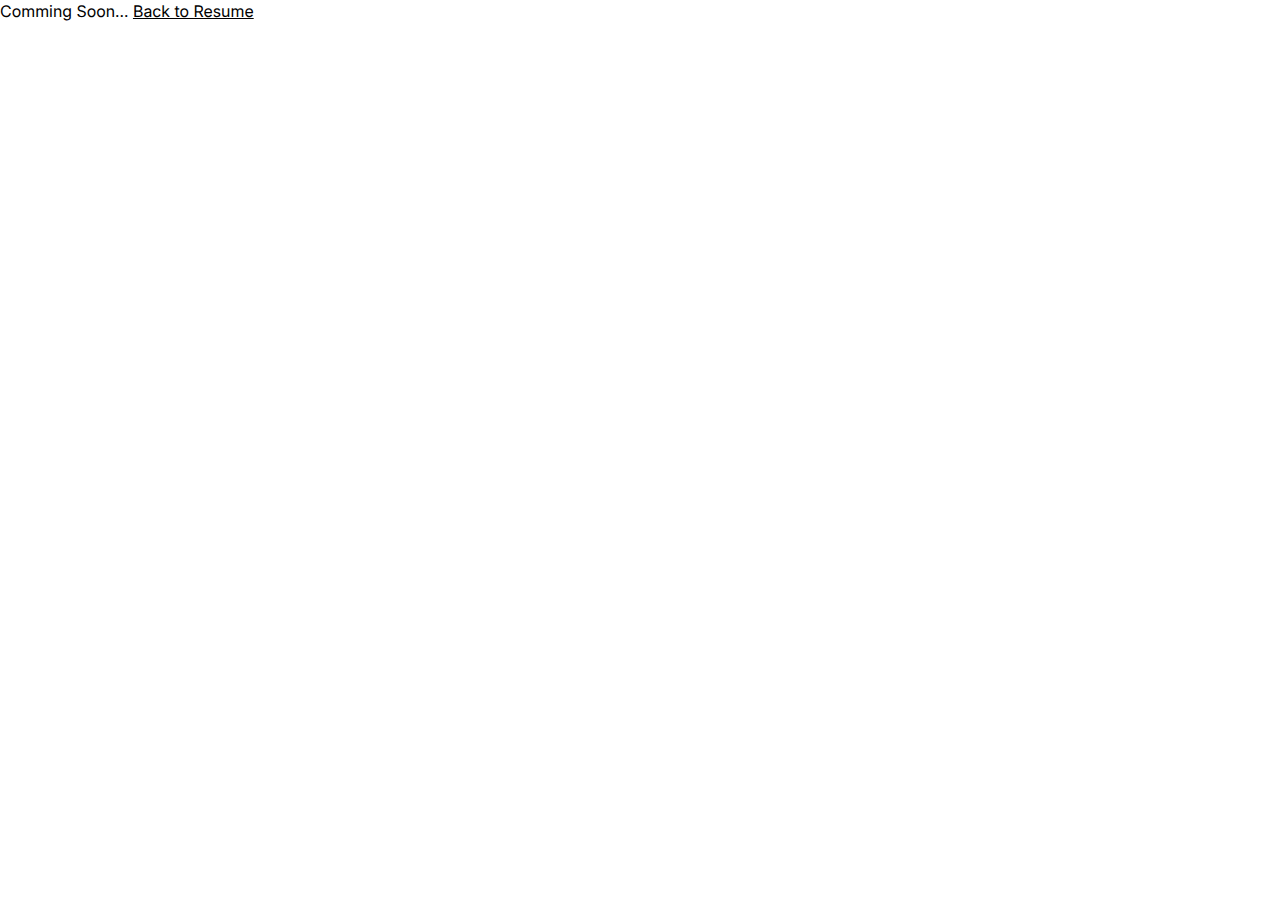
<file: hobby.html>
<!doctype html>
<html lang="en">
<head>

  <meta charset="utf-8" />
  <meta name="viewport" content="width=device-width,initial-scale=1" />
  <title>Career — Portfolio</title>

  <!-- Free typography base. Swap to your licensed grotesk if you have one. -->
  <link rel="preconnect" href="https://fonts.googleapis.com">
  <link rel="preconnect" href="https://fonts.gstatic.com" crossorigin>
  <link href="https://fonts.googleapis.com/css2?family=Inter:wght@300;400;500;600&family=Inter+Tight:wght@500;600;700;800&display=swap" rel="stylesheet">

  <link rel="stylesheet" href="css/styles.css" />

</head>
<body>
Comming Soon... 
<a href="resume.html">Back to Resume</a>
<div style="display:none">

  <!-- Custom cursor (desktop only) -->
  <div class="cursor" aria-hidden="true">
    <div class="cursor__dot"></div>
    <div class="cursor__ring"></div>
    <div class="cursor__label">VIEW</div>
  </div>

  <header class="top">
    <a class="brand" href="index.html" data-cursor="HOME">FIND―JAESEO</a>

    <div class="top__right">
      <a class="toplink" href="resume.html" data-cursor="AGCY">Resume</a>
      <button class="menuBtn" type="button" aria-expanded="false" aria-controls="menu" data-cursor="MENU">
        <span class="menuBtn__text">Menu</span>
        <span class="menuBtn__icon" aria-hidden="true"></span>
      </button>
    </div>
  </header>

  <!-- Overlay menu -->
  <aside id="menu" class="menu" aria-hidden="true">
    <div class="menu__bg" aria-hidden="true"></div>

    <div class="menu__inner">
      <div class="menu__top">
        <div class="menu__marquee" aria-hidden="true">
          <div class="menu__marqueeTrack">
            <span>YOOK JAESEO</span><span>YOOK JAESEO</span><span>YOOK JAESEO</span><span>YOOK JAESEO</span>
            <span>YOOK JAESEO</span><span>YOOK JAESEO</span><span>YOOK JAESEO</span><span>YOOK JAESEO</span>
          </div>
        </div>

        <nav class="menu__nav" aria-label="Primary">
          <a href="index.html#work" data-cursor="WORK">Home</a>
          <a href="career.html" data-cursor="AGCY">Career</a>
          <a href="hobby.html" data-cursor="ORIG">Hobby</a>
          <a href="resume.html" data-cursor="VIEW">Resume</a>
        </nav>

        <div class="menu__meta">
          <div>
            <div class="kicker">Contact</div>
            <a class="metaLink" href="mailto:jari26@kakao.com" data-cursor="EMAIL">jari26@kakao.com</a>
          </div>
          <div>
            <div class="kicker">Social</div>
            <div class="metaRow">
              <a class="metaLink" href="https://www.instagram.com/jarigemi" data-cursor="IG">Instagram</a>
            </div>
          </div>
        </div>
      </div>

      <button class="menu__close" type="button" data-cursor="CLOSE" aria-label="Close menu">Close</button>
    </div>
  </aside>


  <main class="wrap">
    <section class="pageHero">
      <div class="pageHero__grid">
        <h1 class="h1 reveal">Hobby</h1>
        <p class="lead reveal">Self-initiated work, experiments, and publishing.</p>
      </div>
    </section>

    <section class="list">
      <div class="list__head">
        <h2 class="h2 reveal">Projects</h2>
        <p class="sub reveal">Photo notes, essays, and modular series.</p>
      </div>

      <div class="rows">
        <a class="row reveal" href="hobby1.html" data-cursor="VIEW">
          <span class="row__left">Short Film / Episode 01</span>
          <span class="row__right">Photo / 2026</span>
        </a>

        <a class="row reveal" href="hobby2.html" data-cursor="VIEW">
          <span class="row__left">Music Video Study</span>
          <span class="row__right">Photo / 2026</span>
        </a>

        <a class="row reveal" href="hobby3.html" data-cursor="VIEW">
          <span class="row__left">Career Detail Template</span>
          <span class="row__right">Case study</span>
        </a>

        <a class="row reveal" href="hobby4.html" data-cursor="VIEW">
          <span class="row__left">Micro Documentary</span>
          <span class="row__right">Photo / 2026</span>
        </a>
      </div>
    </section>

    <footer class="footer footer--tight">
      <div class="footer__row">
        <a href="career.html" class="footer__big" data-cursor="AGCY">Browse Career →</a>
      </div>
      <div class="footer__row footer__small">
        <span> </span><span class="accent">Open for 2026</span>
      </div>
    </footer>
  </main>


  <script src="js/main.js" defer></script>

</div>
</body>
</html>
</file>
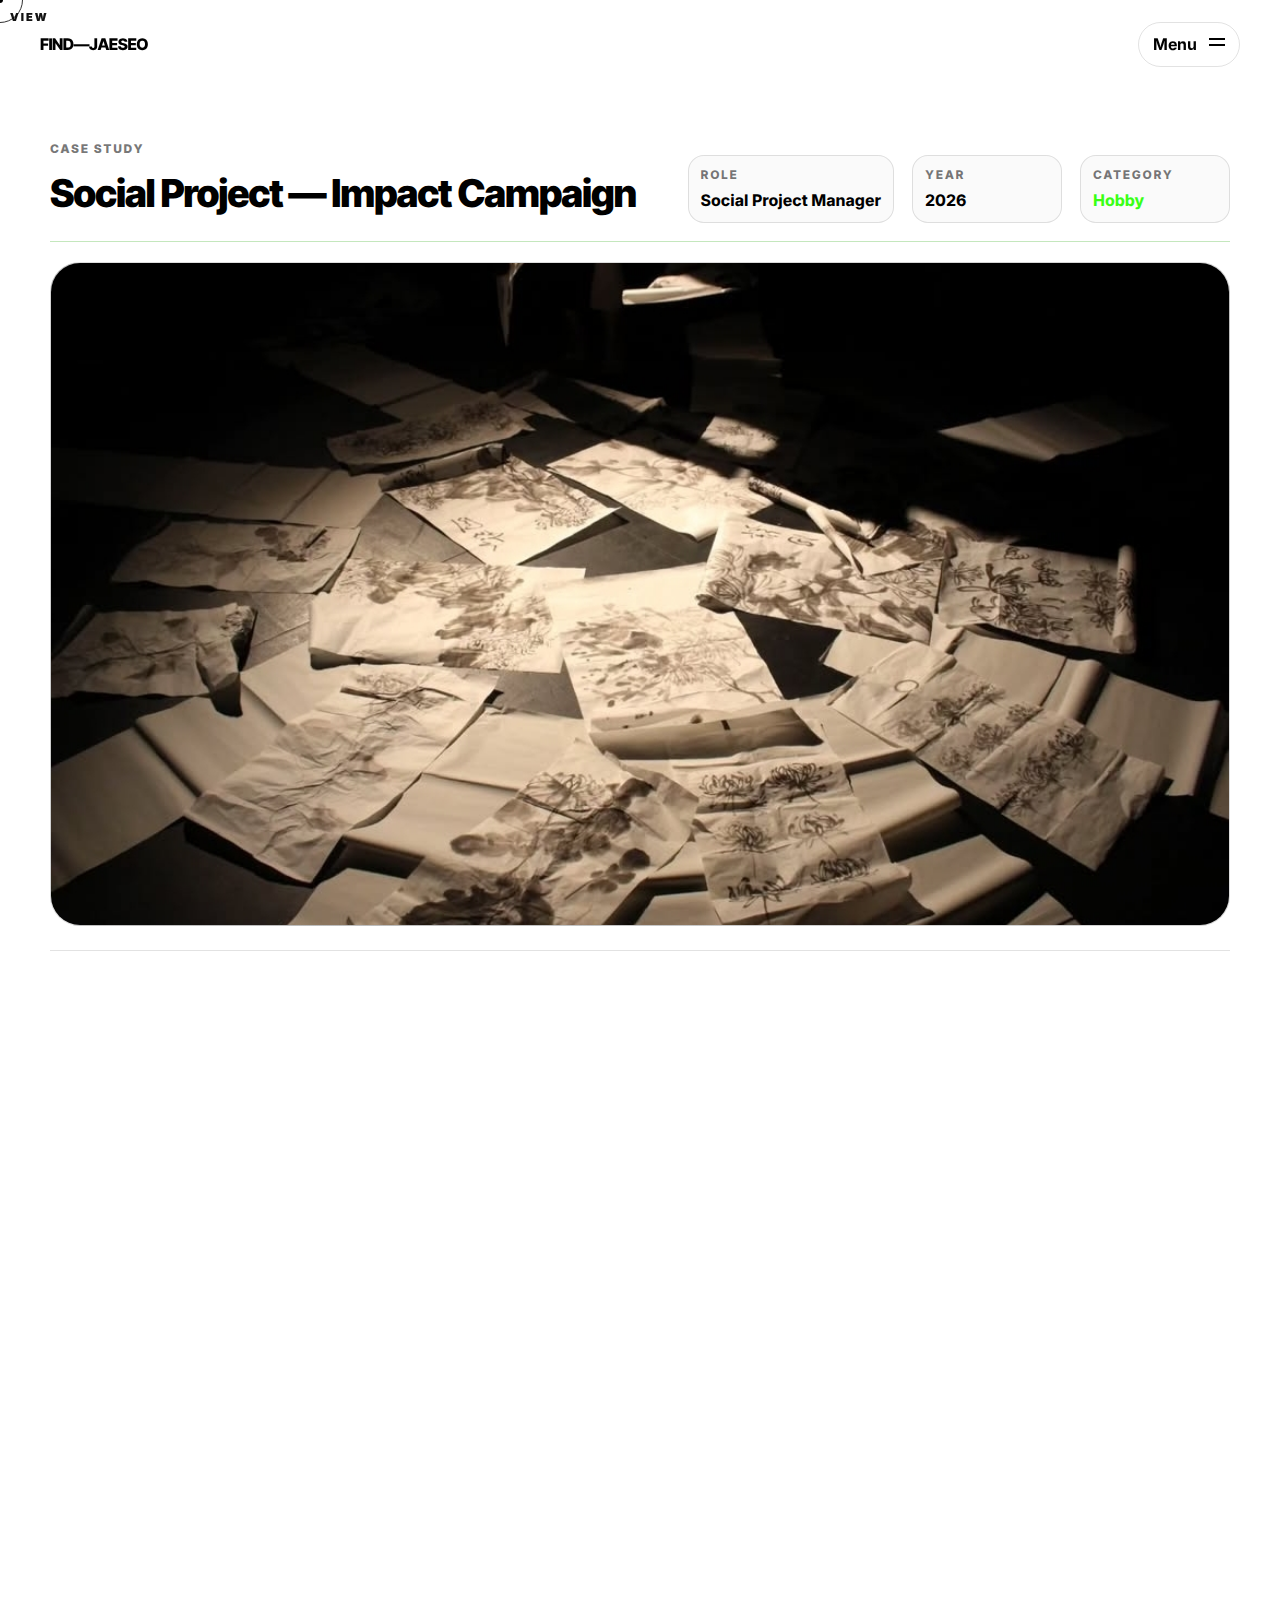
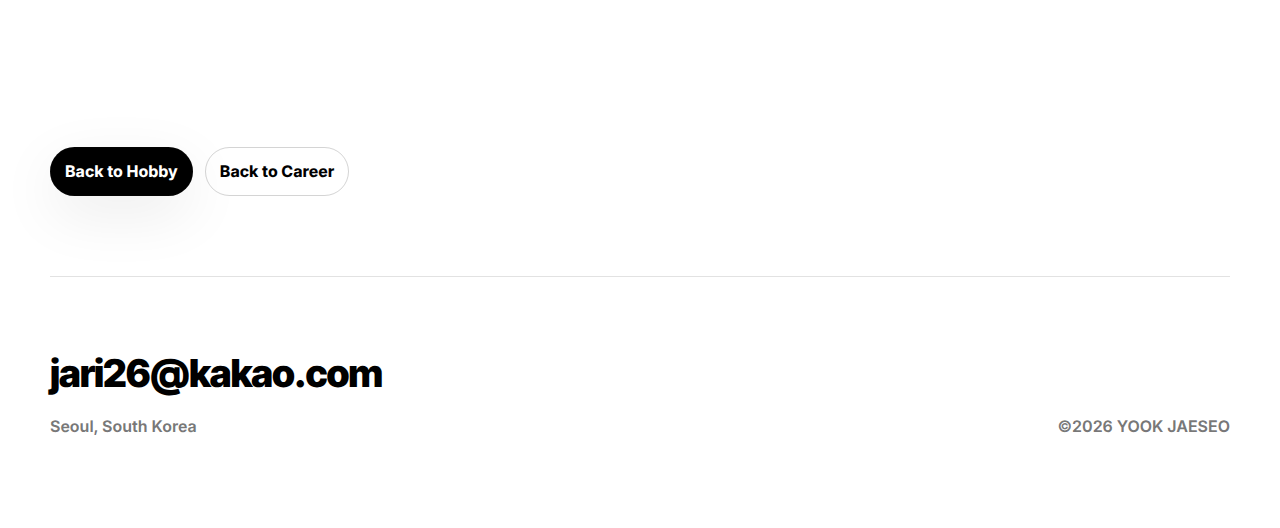
<file: hobby1.html>
<!doctype html>
<html lang="en">
<head>

  <meta charset="utf-8" />
  <meta name="viewport" content="width=device-width,initial-scale=1" />
  <title>Hobby 1 — Portfolio</title>

  <!-- Free typography base. Swap to your licensed grotesk if you have one. -->
  <link rel="preconnect" href="https://fonts.googleapis.com">
  <link rel="preconnect" href="https://fonts.gstatic.com" crossorigin>
  <link href="https://fonts.googleapis.com/css2?family=Inter:wght@300;400;500;600&family=Inter+Tight:wght@500;600;700;800&display=swap" rel="stylesheet">

  <link rel="stylesheet" href="css/styles.css" />

</head>
<body>

  <!-- Custom cursor (desktop only) -->
  <div class="cursor" aria-hidden="true">
    <div class="cursor__dot"></div>
    <div class="cursor__ring"></div>
    <div class="cursor__label">VIEW</div>
  </div>

  <header class="top">
    <a class="brand" href="index.html" data-cursor="HOME">FIND―JAESEO</a>

    <div class="top__right">
      <button class="menuBtn" type="button" aria-expanded="false" aria-controls="menu" data-cursor="MENU">
        <span class="menuBtn__text">Menu</span>
        <span class="menuBtn__icon" aria-hidden="true"></span>
      </button>
    </div>
  </header>

  <!-- Overlay menu -->
  <aside id="menu" class="menu" aria-hidden="true">
    <div class="menu__bg" aria-hidden="true"></div>

    <div class="menu__inner">
      <div class="menu__top">
        <div class="menu__marquee" aria-hidden="true">
          <div class="menu__marqueeTrack">
            <span>YOOK JAESEO</span><span>YOOK JAESEO</span><span>YOOK JAESEO</span><span>YOOK JAESEO</span>
            <span>YOOK JAESEO</span><span>YOOK JAESEO</span><span>YOOK JAESEO</span><span>YOOK JAESEO</span>
          </div>
        </div>

        <nav class="menu__nav" aria-label="Primary">
          <a href="index.html#work" data-cursor="WORK">Home</a>
          <a href="career.html" data-cursor="AGCY">Career</a>
          <a href="hobby.html" data-cursor="ORIG">Hobby</a>
          <a href="resume.html" data-cursor="VIEW">Resume</a>
        </nav>

        <div class="menu__meta">
          <div>
            <div class="kicker">Contact</div>
            <a class="metaLink" href="mailto:jari26@kakao.com" data-cursor="EMAIL">jari26@kakao.com</a>
          </div>
          <div>
            <div class="kicker">Social</div>
            <div class="metaRow">
              <a class="metaLink" href="https://www.instagram.com/jarigemi" data-cursor="IG">Instagram</a>
            </div>
          </div>
        </div>
      </div>

      <button class="menu__close" type="button" data-cursor="CLOSE" aria-label="Close menu">Close</button>
    </div>
  </aside>


  <main class="wrap">
    <section class="caseHero">
      <div class="caseHero__top">
        <div class="caseMeta reveal">
          <div class="kicker">Case Study</div>
          <div class="caseTitle">Social Project — Impact Campaign</div>
        </div>

        <div class="caseAside reveal">
          <div class="caseStat">
            <div class="caseStat__k">Role</div>
            <div class="caseStat__v">Social Project Manager</div>
          </div>
          <div class="caseStat">
            <div class="caseStat__k">Year</div>
            <div class="caseStat__v">2026</div>
          </div>
          <div class="caseStat">
            <div class="caseStat__k">Category</div>
            <div class="caseStat__v accent">Hobby</div>
          </div>
        </div>
      </div>

      <div class="casePoster reveal casePoster--image" aria-label="Career hero photo">
        <img src="assets/slide1.jpg" alt="Career hero photo" loading="eager" />
      </div>
    </section>

    <section class="caseBody">
      <div class="caseGrid">
        <div class="caseCol reveal">
          <h2 class="h2">Overview</h2>
          <p class="p">
            This page is a single “project detail” template: editorial pacing, strong typographic hierarchy,
            and clear line-based structure. Replace copy, stills, and video with your case study content.
          </p>
          <p class="p">
            Use short paragraphs. Aim for high signal. Keep supporting info in the right column or in caption rows.
          </p>
        </div>

        <div class="caseCol reveal">
          <h2 class="h2">Credits</h2>
          <div class="credits">
            <div class="credit"><span>Director</span><span>You</span></div>
            <div class="credit"><span>DP</span><span>Collaborator</span></div>
            <div class="credit"><span>Editor</span><span>Collaborator</span></div>
            <div class="credit"><span>Music</span><span>Artist</span></div>
          </div>
        </div>
      </div>

      <div class="stills">
        <figure class="still reveal" data-cursor="VIEW">
          <img src="assets/slide1.jpg" alt="Still image 1">
          <figcaption>Still caption / context.</figcaption>
        </figure>
        <figure class="still reveal" data-cursor="VIEW">
          <img src="assets/slide2.jpg" alt="Still image 2">
          <figcaption>Still caption / context.</figcaption>
        </figure>
      </div>

      <div class="next">
        <a class="cta" href="hobby.html" data-cursor="AGCY">Back to Hobby</a>
        <a class="cta cta--ghost" href="career.html" data-cursor="ORIG">Back to Career</a>
      </div>
    </section>

    <footer class="footer">
      <div class="footer__row">
        <a href="mailto:jari26@kakao.com" class="footer__big" data-cursor="EMAIL">jari26@kakao.com</a>
      </div>
      <div class="footer__row footer__small">
      <span>Seoul, South Korea</span><span>©2026 YOOK JAESEO</span>
      </div>
    </footer>
  </main>

  <script src="js/main.js" defer></script>

</body>
</html>
</file>
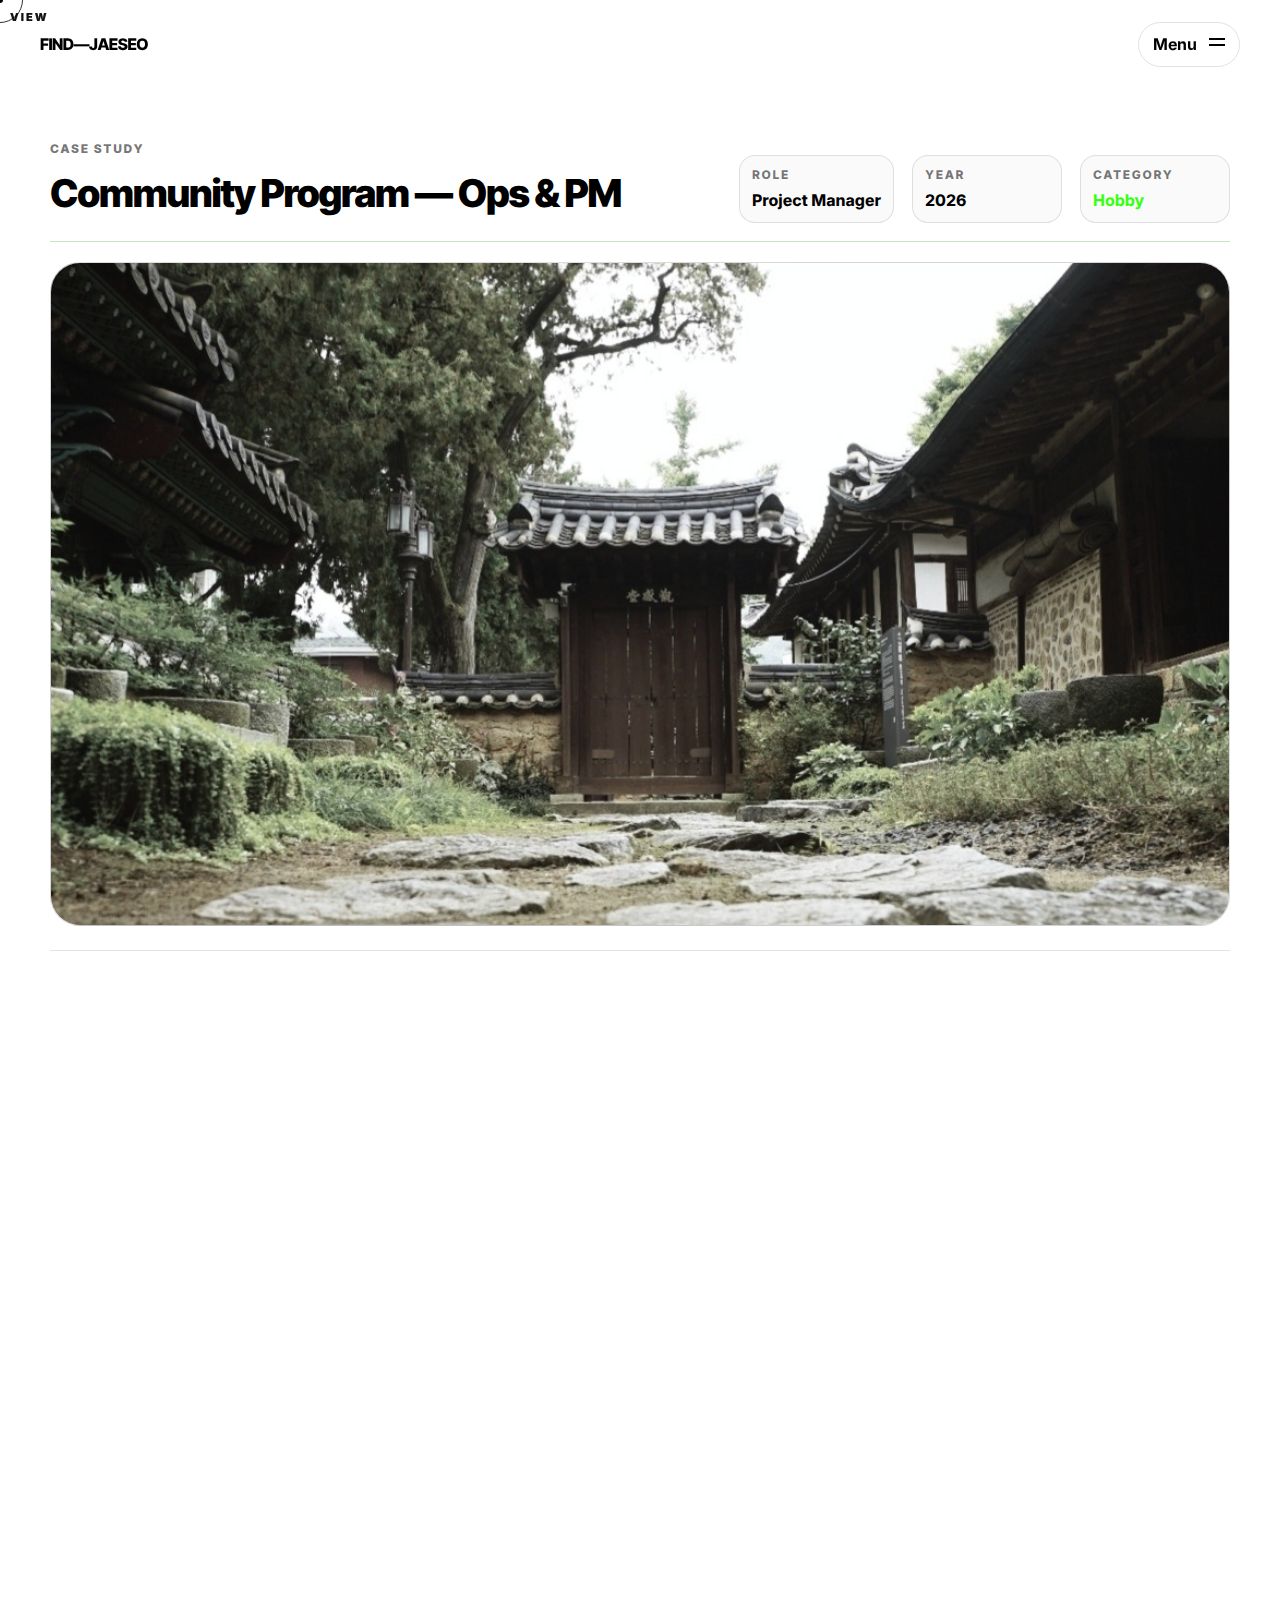
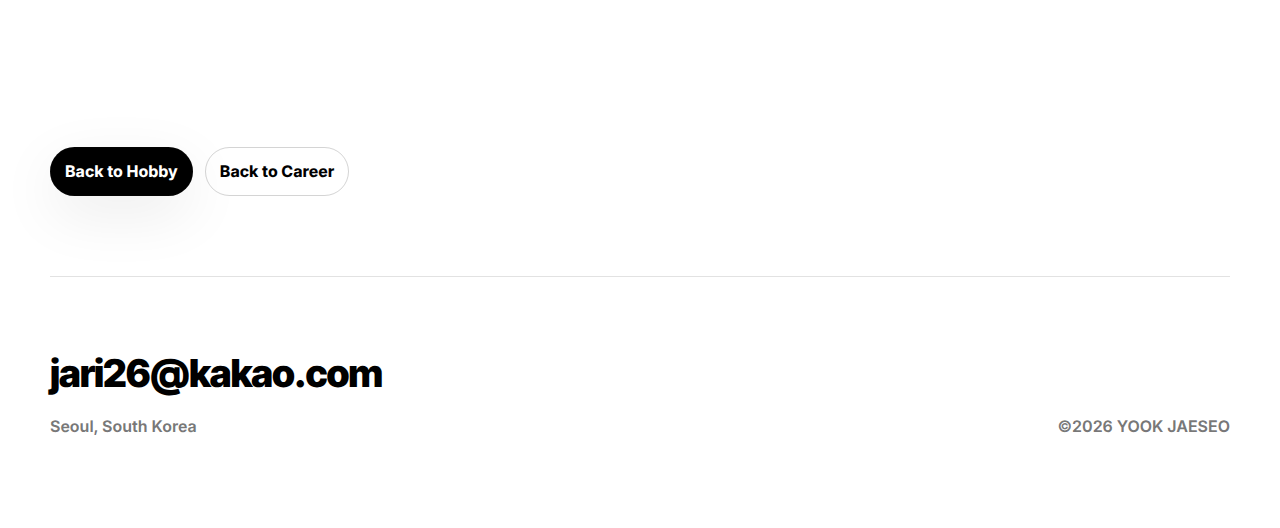
<file: hobby2.html>
<!doctype html>
<html lang="en">
<head>

  <meta charset="utf-8" />
  <meta name="viewport" content="width=device-width,initial-scale=1" />
  <title>Hobby 2 — Portfolio</title>

  <!-- Free typography base. Swap to your licensed grotesk if you have one. -->
  <link rel="preconnect" href="https://fonts.googleapis.com">
  <link rel="preconnect" href="https://fonts.gstatic.com" crossorigin>
  <link href="https://fonts.googleapis.com/css2?family=Inter:wght@300;400;500;600&family=Inter+Tight:wght@500;600;700;800&display=swap" rel="stylesheet">

  <link rel="stylesheet" href="css/styles.css" />

</head>
<body>

  <!-- Custom cursor (desktop only) -->
  <div class="cursor" aria-hidden="true">
    <div class="cursor__dot"></div>
    <div class="cursor__ring"></div>
    <div class="cursor__label">VIEW</div>
  </div>

  <header class="top">
    <a class="brand" href="index.html" data-cursor="HOME">FIND―JAESEO</a>

    <div class="top__right">
      <button class="menuBtn" type="button" aria-expanded="false" aria-controls="menu" data-cursor="MENU">
        <span class="menuBtn__text">Menu</span>
        <span class="menuBtn__icon" aria-hidden="true"></span>
      </button>
    </div>
  </header>

  <!-- Overlay menu -->
  <aside id="menu" class="menu" aria-hidden="true">
    <div class="menu__bg" aria-hidden="true"></div>

    <div class="menu__inner">
      <div class="menu__top">
        <div class="menu__marquee" aria-hidden="true">
          <div class="menu__marqueeTrack">
            <span>YOOK JAESEO</span><span>YOOK JAESEO</span><span>YOOK JAESEO</span><span>YOOK JAESEO</span>
            <span>YOOK JAESEO</span><span>YOOK JAESEO</span><span>YOOK JAESEO</span><span>YOOK JAESEO</span>
          </div>
        </div>

        <nav class="menu__nav" aria-label="Primary">
          <a href="index.html#work" data-cursor="WORK">Home</a>
          <a href="career.html" data-cursor="AGCY">Career</a>
          <a href="hobby.html" data-cursor="ORIG">Hobby</a>
          <a href="resume.html" data-cursor="VIEW">Resume</a>
        </nav>

        <div class="menu__meta">
          <div>
            <div class="kicker">Contact</div>
            <a class="metaLink" href="mailto:jari26@kakao.com" data-cursor="EMAIL">jari26@kakao.com</a>
          </div>
          <div>
            <div class="kicker">Social</div>
            <div class="metaRow">
              <a class="metaLink" href="https://www.instagram.com/jarigemi" data-cursor="IG">Instagram</a>
            </div>
          </div>
        </div>
      </div>

      <button class="menu__close" type="button" data-cursor="CLOSE" aria-label="Close menu">Close</button>
    </div>
  </aside>


  <main class="wrap">
    <section class="caseHero">
      <div class="caseHero__top">
        <div class="caseMeta reveal">
          <div class="kicker">Case Study</div>
          <div class="caseTitle">Community Program — Ops &amp; PM</div>
        </div>

        <div class="caseAside reveal">
          <div class="caseStat">
            <div class="caseStat__k">Role</div>
            <div class="caseStat__v">Project Manager</div>
          </div>
          <div class="caseStat">
            <div class="caseStat__k">Year</div>
            <div class="caseStat__v">2026</div>
          </div>
          <div class="caseStat">
            <div class="caseStat__k">Category</div>
            <div class="caseStat__v accent">Hobby</div>
          </div>
        </div>
      </div>

      <div class="casePoster reveal casePoster--image" aria-label="Career hero photo">
        <img src="assets/slide2.jpg" alt="Career hero photo" loading="eager" />
      </div>
    </section>

    <section class="caseBody">
      <div class="caseGrid">
        <div class="caseCol reveal">
          <h2 class="h2">Overview</h2>
          <p class="p">
            This page is a single “project detail” template: editorial pacing, strong typographic hierarchy,
            and clear line-based structure. Replace copy, stills, and video with your case study content.
          </p>
          <p class="p">
            Use short paragraphs. Aim for high signal. Keep supporting info in the right column or in caption rows.
          </p>
        </div>

        <div class="caseCol reveal">
          <h2 class="h2">Credits</h2>
          <div class="credits">
            <div class="credit"><span>Director</span><span>You</span></div>
            <div class="credit"><span>DP</span><span>Collaborator</span></div>
            <div class="credit"><span>Editor</span><span>Collaborator</span></div>
            <div class="credit"><span>Music</span><span>Artist</span></div>
          </div>
        </div>
      </div>

      <div class="stills">
        <figure class="still reveal" data-cursor="VIEW">
          <img src="assets/slide1.jpg" alt="Still image 1">
          <figcaption>Still caption / context.</figcaption>
        </figure>
        <figure class="still reveal" data-cursor="VIEW">
          <img src="assets/slide2.jpg" alt="Still image 2">
          <figcaption>Still caption / context.</figcaption>
        </figure>
      </div>

      <div class="next">
        <a class="cta" href="hobby.html" data-cursor="AGCY">Back to Hobby</a>
        <a class="cta cta--ghost" href="career.html" data-cursor="ORIG">Back to Career</a>
      </div>
    </section>

    <footer class="footer">
      <div class="footer__row">
        <a href="mailto:jari26@kakao.com" class="footer__big" data-cursor="EMAIL">jari26@kakao.com</a>
      </div>
      <div class="footer__row footer__small">
      <span>Seoul, South Korea</span><span>©2026 YOOK JAESEO</span>
      </div>
    </footer>
  </main>


  <script src="js/main.js" defer></script>

</body>
</html>
</file>
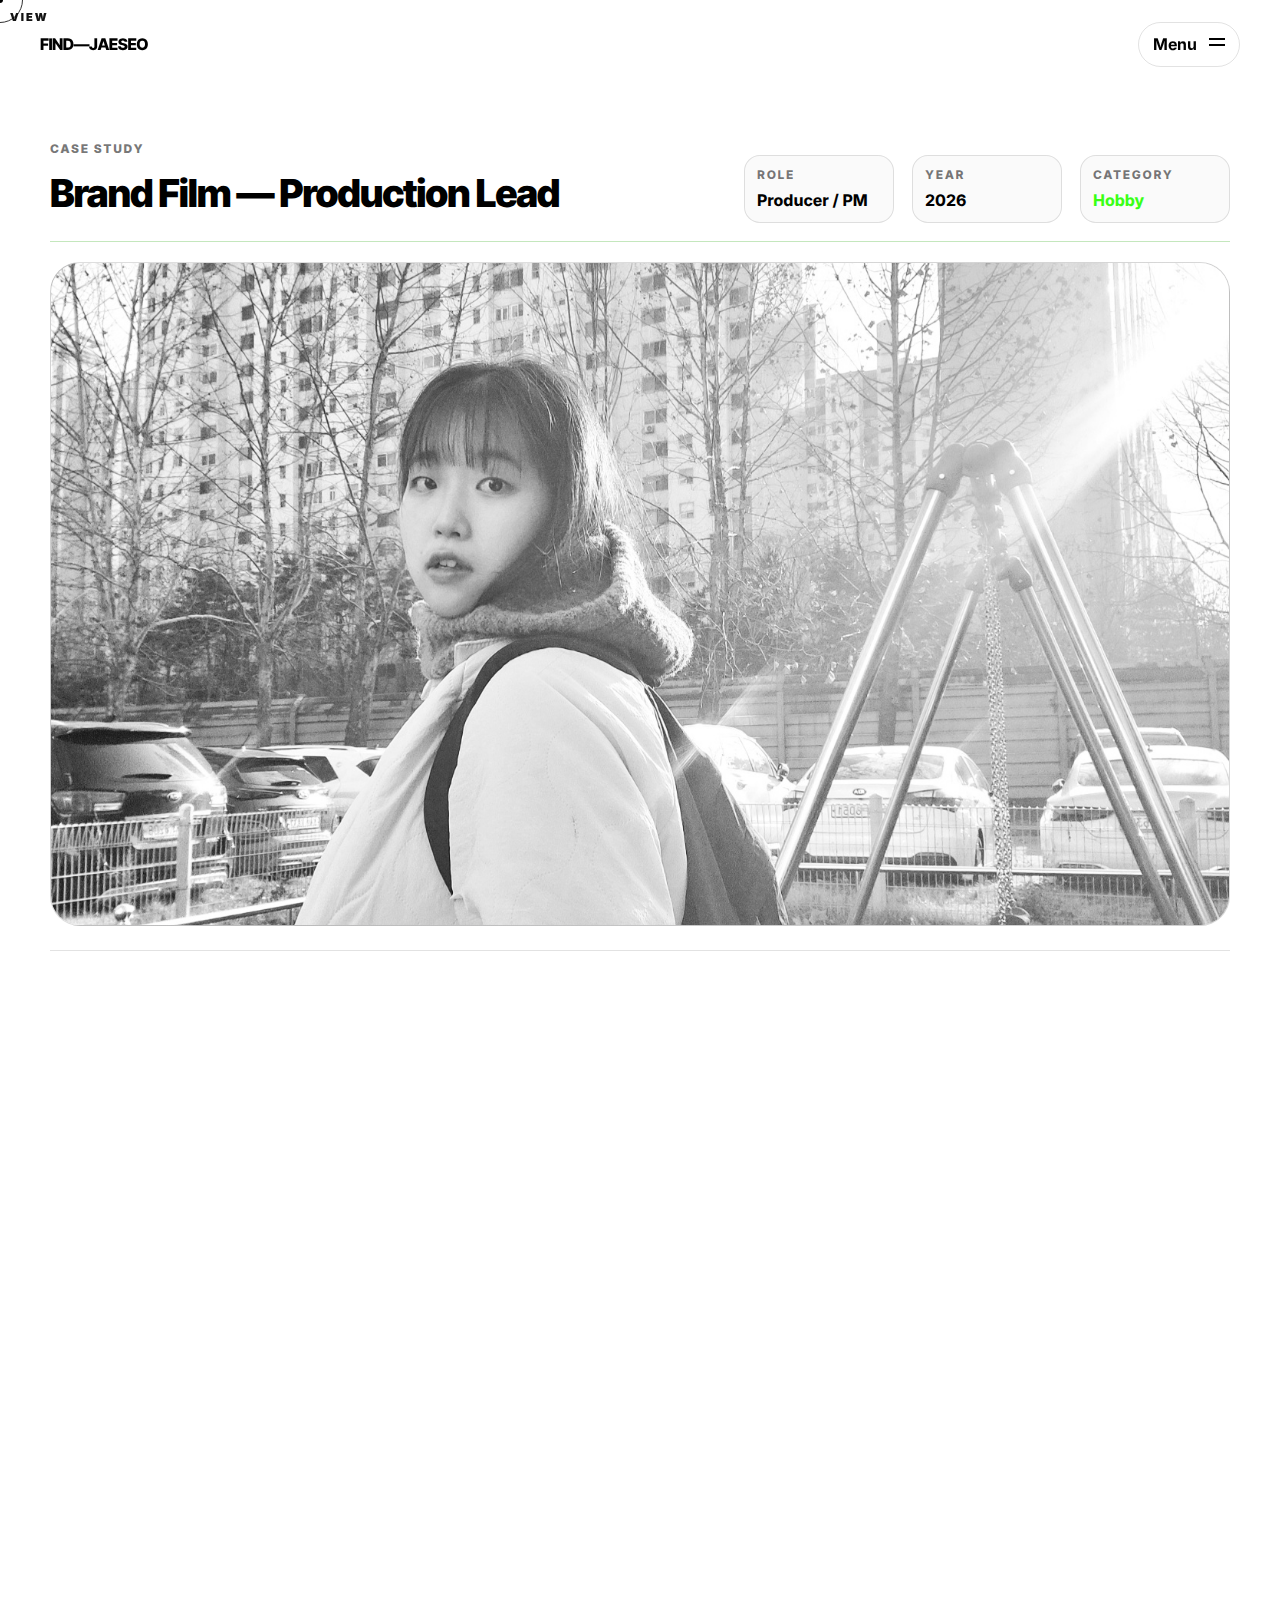
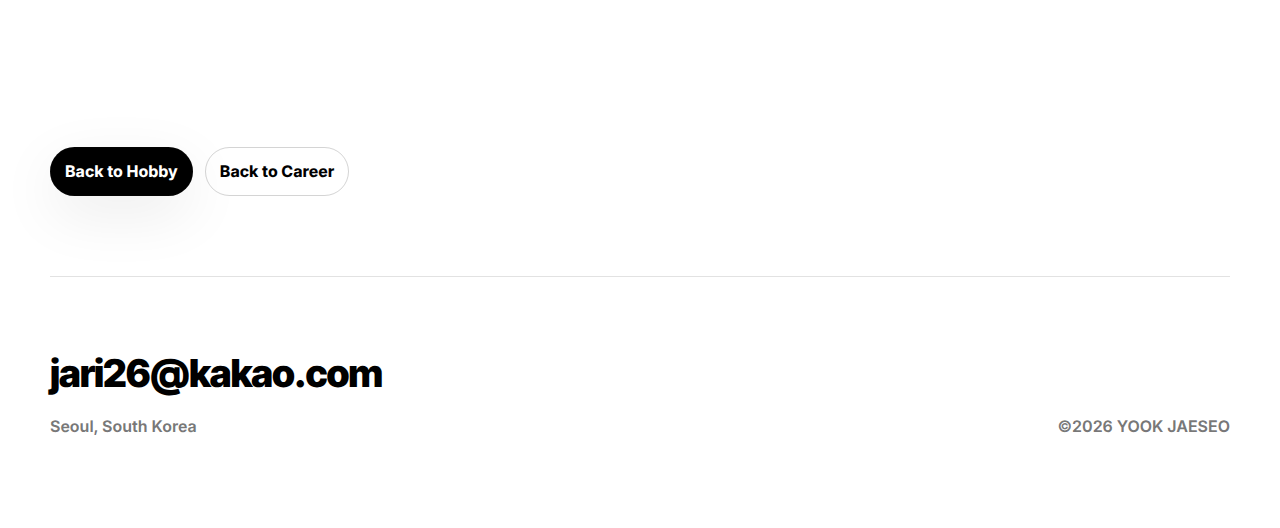
<file: hobby3.html>
<!doctype html>
<html lang="en">
<head>

  <meta charset="utf-8" />
  <meta name="viewport" content="width=device-width,initial-scale=1" />
  <title>Hobby 3 — Portfolio</title>

  <!-- Free typography base. Swap to your licensed grotesk if you have one. -->
  <link rel="preconnect" href="https://fonts.googleapis.com">
  <link rel="preconnect" href="https://fonts.gstatic.com" crossorigin>
  <link href="https://fonts.googleapis.com/css2?family=Inter:wght@300;400;500;600&family=Inter+Tight:wght@500;600;700;800&display=swap" rel="stylesheet">

  <link rel="stylesheet" href="css/styles.css" />

</head>
<body>

  <!-- Custom cursor (desktop only) -->
  <div class="cursor" aria-hidden="true">
    <div class="cursor__dot"></div>
    <div class="cursor__ring"></div>
    <div class="cursor__label">VIEW</div>
  </div>

  <header class="top">
    <a class="brand" href="index.html" data-cursor="HOME">FIND―JAESEO</a>

    <div class="top__right">
      <button class="menuBtn" type="button" aria-expanded="false" aria-controls="menu" data-cursor="MENU">
        <span class="menuBtn__text">Menu</span>
        <span class="menuBtn__icon" aria-hidden="true"></span>
      </button>
    </div>
  </header>

  <!-- Overlay menu -->
  <aside id="menu" class="menu" aria-hidden="true">
    <div class="menu__bg" aria-hidden="true"></div>

    <div class="menu__inner">
      <div class="menu__top">
        <div class="menu__marquee" aria-hidden="true">
          <div class="menu__marqueeTrack">
            <span>YOOK JAESEO</span><span>YOOK JAESEO</span><span>YOOK JAESEO</span><span>YOOK JAESEO</span>
            <span>YOOK JAESEO</span><span>YOOK JAESEO</span><span>YOOK JAESEO</span><span>YOOK JAESEO</span>
          </div>
        </div>

        <nav class="menu__nav" aria-label="Primary">
          <a href="index.html#work" data-cursor="WORK">Home</a>
          <a href="career.html" data-cursor="AGCY">Career</a>
          <a href="hobby.html" data-cursor="ORIG">Hobby</a>
          <a href="resume.html" data-cursor="VIEW">Resume</a>
        </nav>

        <div class="menu__meta">
          <div>
            <div class="kicker">Contact</div>
            <a class="metaLink" href="mailto:jari26@kakao.com" data-cursor="EMAIL">jari26@kakao.com</a>
          </div>
          <div>
            <div class="kicker">Social</div>
            <div class="metaRow">
              <a class="metaLink" href="https://www.instagram.com/jarigemi" data-cursor="IG">Instagram</a>
            </div>
          </div>
        </div>
      </div>

      <button class="menu__close" type="button" data-cursor="CLOSE" aria-label="Close menu">Close</button>
    </div>
  </aside>


  <main class="wrap">
    <section class="caseHero">
      <div class="caseHero__top">
        <div class="caseMeta reveal">
          <div class="kicker">Case Study</div>
          <div class="caseTitle">Brand Film — Production Lead</div>
        </div>

        <div class="caseAside reveal">
          <div class="caseStat">
            <div class="caseStat__k">Role</div>
            <div class="caseStat__v">Producer / PM</div>
          </div>
          <div class="caseStat">
            <div class="caseStat__k">Year</div>
            <div class="caseStat__v">2026</div>
          </div>
          <div class="caseStat">
            <div class="caseStat__k">Category</div>
            <div class="caseStat__v accent">Hobby</div>
          </div>
        </div>
      </div>

      <div class="casePoster reveal casePoster--image" aria-label="Career hero photo">
        <img src="assets/poster.jpg" alt="Career hero photo" loading="eager" />
      </div>
    </section>

    <section class="caseBody">
      <div class="caseGrid">
        <div class="caseCol reveal">
          <h2 class="h2">Overview</h2>
          <p class="p">
            This page is a single “project detail” template: editorial pacing, strong typographic hierarchy,
            and clear line-based structure. Replace copy, stills, and video with your case study content.
          </p>
          <p class="p">
            Use short paragraphs. Aim for high signal. Keep supporting info in the right column or in caption rows.
          </p>
        </div>

        <div class="caseCol reveal">
          <h2 class="h2">Credits</h2>
          <div class="credits">
            <div class="credit"><span>Director</span><span>You</span></div>
            <div class="credit"><span>DP</span><span>Collaborator</span></div>
            <div class="credit"><span>Editor</span><span>Collaborator</span></div>
            <div class="credit"><span>Music</span><span>Artist</span></div>
          </div>
        </div>
      </div>

      <div class="stills">
        <figure class="still reveal" data-cursor="VIEW">
          <img src="assets/slide1.jpg" alt="Still image 1">
          <figcaption>Still caption / context.</figcaption>
        </figure>
        <figure class="still reveal" data-cursor="VIEW">
          <img src="assets/slide2.jpg" alt="Still image 2">
          <figcaption>Still caption / context.</figcaption>
        </figure>
      </div>

      <div class="next">
        <a class="cta" href="hobby.html" data-cursor="AGCY">Back to Hobby</a>
        <a class="cta cta--ghost" href="career.html" data-cursor="ORIG">Back to Career</a>
      </div>
    </section>

    <footer class="footer">
      <div class="footer__row">
        <a href="mailto:jari26@kakao.com" class="footer__big" data-cursor="EMAIL">jari26@kakao.com</a>
      </div>
      <div class="footer__row footer__small">
      <span>Seoul, South Korea</span><span>©2026 YOOK JAESEO</span>
      </div>
    </footer>
  </main>

  <script src="js/main.js" defer></script>

</body>
</html>
</file>
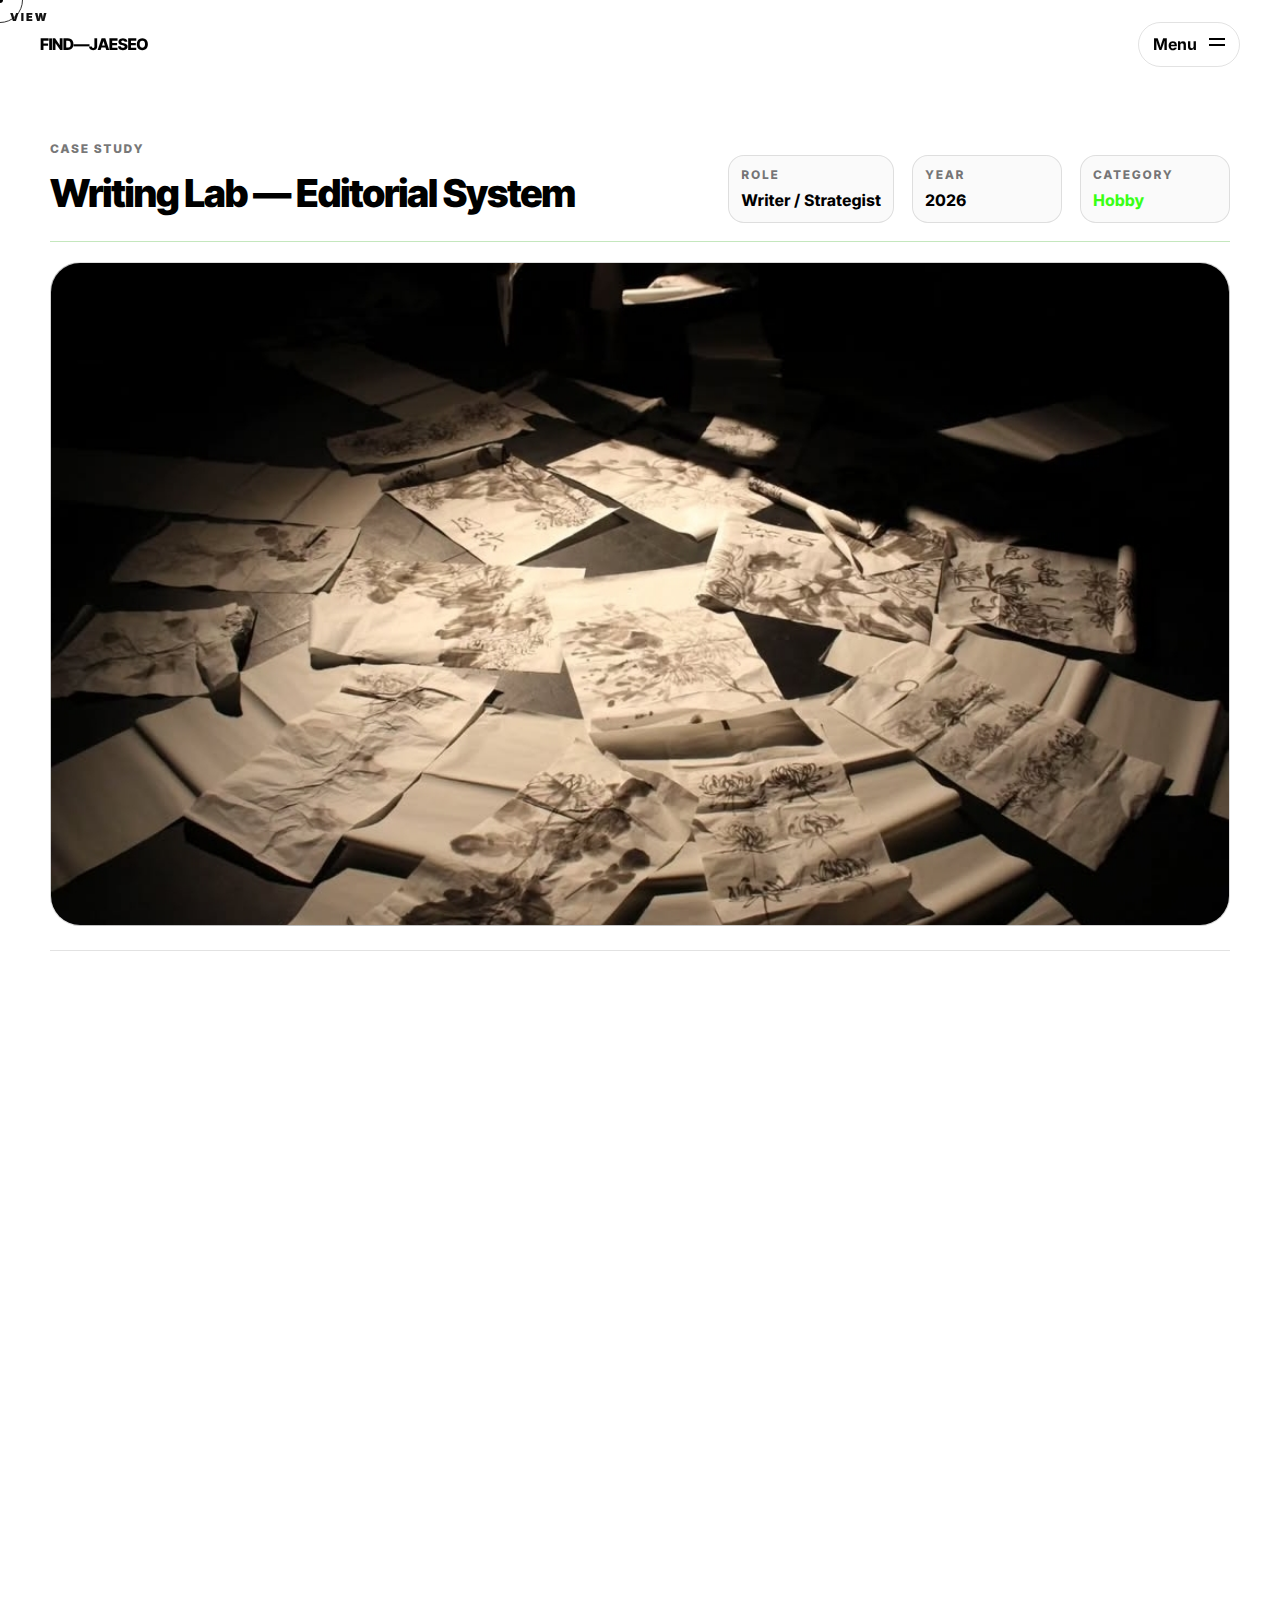
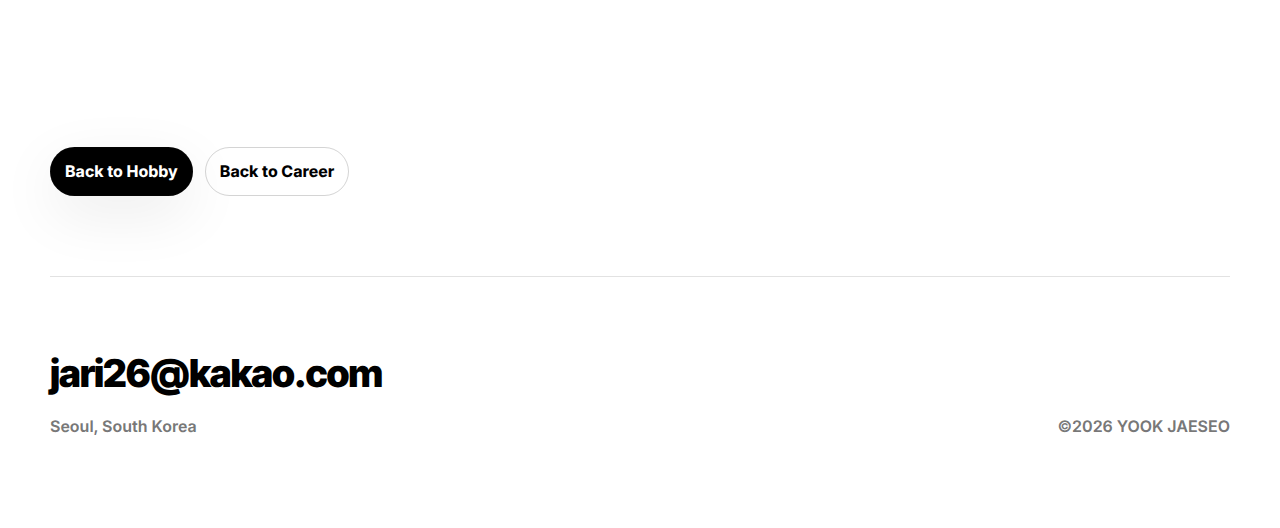
<file: hobby4.html>
<!doctype html>
<html lang="en">
<head>

  <meta charset="utf-8" />
  <meta name="viewport" content="width=device-width,initial-scale=1" />
  <title>Hobby 4 — Portfolio</title>

  <!-- Free typography base. Swap to your licensed grotesk if you have one. -->
  <link rel="preconnect" href="https://fonts.googleapis.com">
  <link rel="preconnect" href="https://fonts.gstatic.com" crossorigin>
  <link href="https://fonts.googleapis.com/css2?family=Inter:wght@300;400;500;600&family=Inter+Tight:wght@500;600;700;800&display=swap" rel="stylesheet">

  <link rel="stylesheet" href="css/styles.css" />

</head>
<body>

  <!-- Custom cursor (desktop only) -->
  <div class="cursor" aria-hidden="true">
    <div class="cursor__dot"></div>
    <div class="cursor__ring"></div>
    <div class="cursor__label">VIEW</div>
  </div>

  <header class="top">
    <a class="brand" href="index.html" data-cursor="HOME">FIND―JAESEO</a>

    <div class="top__right">
      <button class="menuBtn" type="button" aria-expanded="false" aria-controls="menu" data-cursor="MENU">
        <span class="menuBtn__text">Menu</span>
        <span class="menuBtn__icon" aria-hidden="true"></span>
      </button>
    </div>
  </header>

  <!-- Overlay menu -->
  <aside id="menu" class="menu" aria-hidden="true">
    <div class="menu__bg" aria-hidden="true"></div>

    <div class="menu__inner">
      <div class="menu__top">
        <div class="menu__marquee" aria-hidden="true">
          <div class="menu__marqueeTrack">
            <span>YOOK JAESEO</span><span>YOOK JAESEO</span><span>YOOK JAESEO</span><span>YOOK JAESEO</span>
            <span>YOOK JAESEO</span><span>YOOK JAESEO</span><span>YOOK JAESEO</span><span>YOOK JAESEO</span>
          </div>
        </div>

        <nav class="menu__nav" aria-label="Primary">
          <a href="index.html#work" data-cursor="WORK">Home</a>
          <a href="career.html" data-cursor="AGCY">Career</a>
          <a href="hobby.html" data-cursor="ORIG">Hobby</a>
          <a href="resume.html" data-cursor="VIEW">Resume</a>
        </nav>

        <div class="menu__meta">
          <div>
            <div class="kicker">Contact</div>
            <a class="metaLink" href="mailto:jari26@kakao.com" data-cursor="EMAIL">jari26@kakao.com</a>
          </div>
          <div>
            <div class="kicker">Social</div>
            <div class="metaRow">
              <a class="metaLink" href="https://www.instagram.com/jarigemi" data-cursor="IG">Instagram</a>
            </div>
          </div>
        </div>
      </div>

      <button class="menu__close" type="button" data-cursor="CLOSE" aria-label="Close menu">Close</button>
    </div>
  </aside>


  <main class="wrap">
    <section class="caseHero">
      <div class="caseHero__top">
        <div class="caseMeta reveal">
          <div class="kicker">Case Study</div>
          <div class="caseTitle">Writing Lab — Editorial System</div>
        </div>

        <div class="caseAside reveal">
          <div class="caseStat">
            <div class="caseStat__k">Role</div>
            <div class="caseStat__v">Writer / Strategist</div>
          </div>
          <div class="caseStat">
            <div class="caseStat__k">Year</div>
            <div class="caseStat__v">2026</div>
          </div>
          <div class="caseStat">
            <div class="caseStat__k">Category</div>
            <div class="caseStat__v accent">Hobby</div>
          </div>
        </div>
      </div>

      <div class="casePoster reveal casePoster--image" aria-label="Career hero photo">
        <img src="assets/slide1.jpg" alt="Career hero photo" loading="eager" />
      </div>
    </section>

    <section class="caseBody">
      <div class="caseGrid">
        <div class="caseCol reveal">
          <h2 class="h2">Overview</h2>
          <p class="p">
            This page is a single “project detail” template: editorial pacing, strong typographic hierarchy,
            and clear line-based structure. Replace copy, stills, and video with your case study content.
          </p>
          <p class="p">
            Use short paragraphs. Aim for high signal. Keep supporting info in the right column or in caption rows.
          </p>
        </div>

        <div class="caseCol reveal">
          <h2 class="h2">Credits</h2>
          <div class="credits">
            <div class="credit"><span>Director</span><span>You</span></div>
            <div class="credit"><span>DP</span><span>Collaborator</span></div>
            <div class="credit"><span>Editor</span><span>Collaborator</span></div>
            <div class="credit"><span>Music</span><span>Artist</span></div>
          </div>
        </div>
      </div>

      <div class="stills">
        <figure class="still reveal" data-cursor="VIEW">
          <img src="assets/slide1.jpg" alt="Still image 1">
          <figcaption>Still caption / context.</figcaption>
        </figure>
        <figure class="still reveal" data-cursor="VIEW">
          <img src="assets/slide2.jpg" alt="Still image 2">
          <figcaption>Still caption / context.</figcaption>
        </figure>
      </div>

      <div class="next">
        <a class="cta" href="hobby.html" data-cursor="AGCY">Back to Hobby</a>
        <a class="cta cta--ghost" href="career.html" data-cursor="ORIG">Back to Career</a>
      </div>
    </section>

    <footer class="footer">
      <div class="footer__row">
        <a href="mailto:jari26@kakao.com" class="footer__big" data-cursor="EMAIL">jari26@kakao.com</a>
      </div>
      <div class="footer__row footer__small">
      <span>Seoul, South Korea</span><span>©2026 YOOK JAESEO</span>
      </div>
    </footer>
  </main>

  <script src="js/main.js" defer></script>

</body>
</html>
</file>
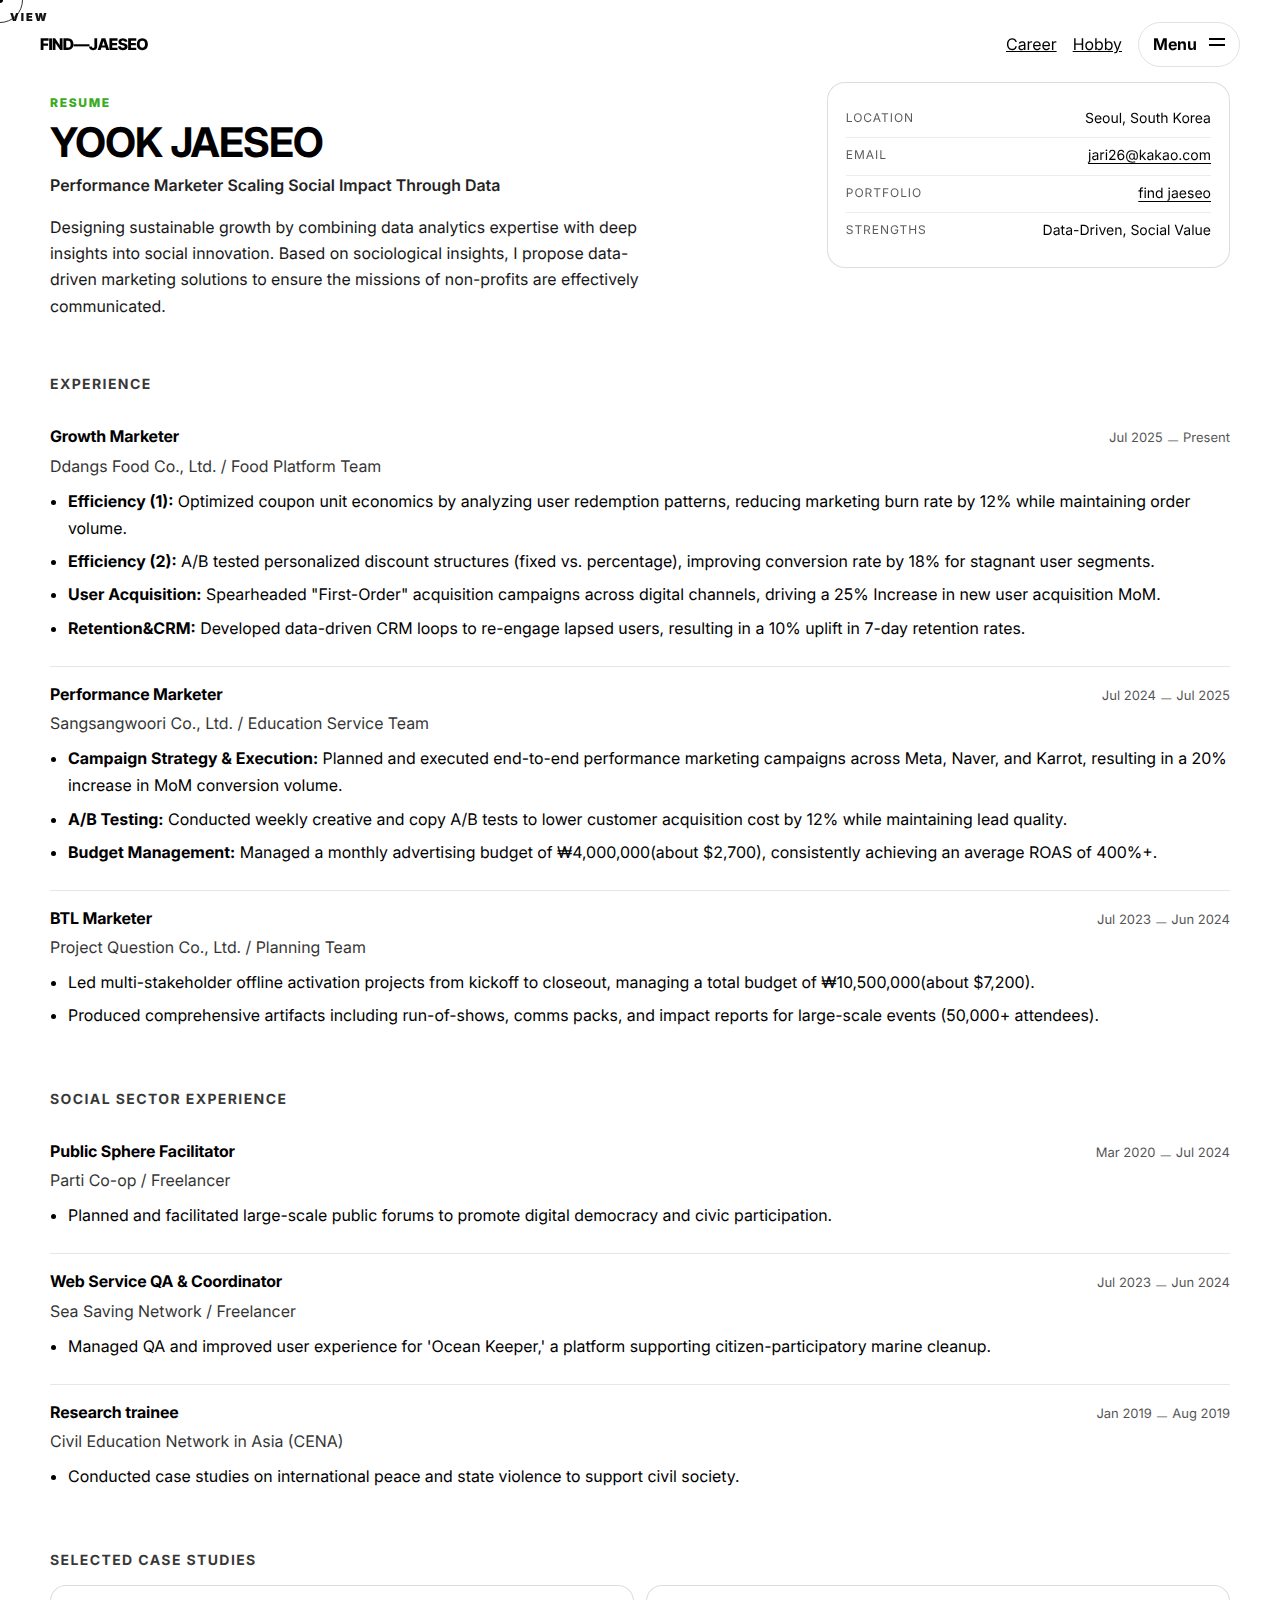
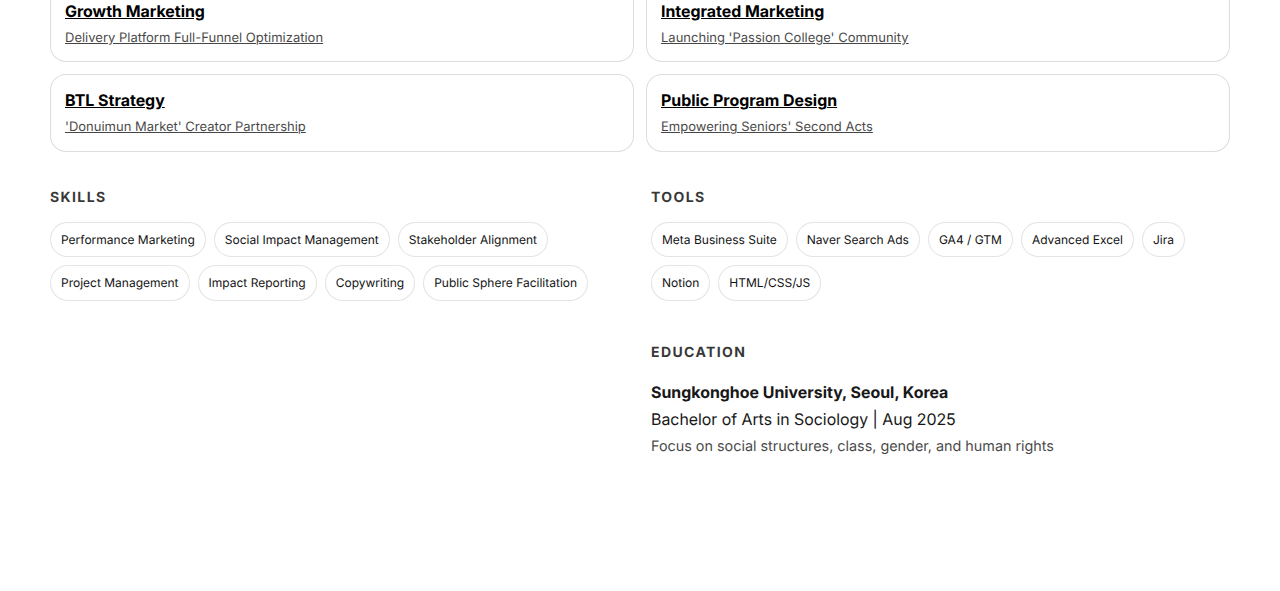
<file: resume.html>
<!doctype html>
<html lang="en">
<head>

  <meta charset="utf-8" />
  <meta name="viewport" content="width=device-width,initial-scale=1" />
  <title>Resume — Yook Jaeseo</title>

  <link rel="preconnect" href="https://fonts.googleapis.com">
  <link rel="preconnect" href="https://fonts.gstatic.com" crossorigin>
  <link href="https://fonts.googleapis.com/css2?family=Inter:wght@300;400;500;600&family=Inter+Tight:wght@500;600;700;800&display=swap" rel="stylesheet">

  <link rel="stylesheet" href="css/styles.css" />

</head>
<body data-page="resume">

  <div class="cursor" aria-hidden="true">
    <div class="cursor__dot"></div>
    <div class="cursor__ring"></div>
    <div class="cursor__label">VIEW</div>
  </div>

  <header class="top">
    <a class="brand" href="index.html" data-cursor="HOME">FIND―JAESEO</a>

    <div class="top__right">
      <a class="toplink" href="career.html" data-cursor="AGCY">Career</a>
      <a class="toplink" href="hobby.html" data-cursor="ORIG">Hobby</a>
      <button class="menuBtn" type="button" aria-expanded="false" aria-controls="menu" data-cursor="MENU">
        <span class="menuBtn__text">Menu</span>
        <span class="menuBtn__icon" aria-hidden="true"></span>
      </button>
    </div>
  </header>

  <aside id="menu" class="menu" aria-hidden="true">
    <div class="menu__bg" aria-hidden="true"></div>
    <div class="menu__inner">
      <div class="menu__top">
        <div class="menu__marquee" aria-hidden="true">
          <div class="menu__marqueeTrack">
            <span>YOOK JAESEO</span><span>YOOK JAESEO</span><span>YOOK JAESEO</span><span>YOOK JAESEO</span>
          </div>
        </div>
        <nav class="menu__nav" aria-label="Primary">
          <a href="index.html#work" data-cursor="WORK">Home</a>
          <a href="career.html" data-cursor="AGCY">career</a>
          <a href="hobby.html" data-cursor="ORIG">Hobby</a>
          <a href="resume.html" data-cursor="VIEW">Resume</a>
        </nav>
        <div class="menu__meta">
          <div>
            <div class="kicker">Contact</div>
            <a class="metaLink" href="mailto:jari26@kakao.com" data-cursor="EMAIL">jari26@kakao.com</a>
          </div>
          <div>
            <div class="kicker">Social</div>
            <div class="metaRow">
              <a class="metaLink" href="https://www.instagram.com/jarigemi" data-cursor="IG">Instagram</a>
            </div>
          </div>
        </div>
      </div>
      <button class="menu__close" type="button" data-cursor="CLOSE" aria-label="Close menu">Close</button>
    </div>
  </aside>

  <main class="wrap resume">
  <header class="resumeHero">
    <div class="resumeHero__left">
      <p class="kicker"><span style="color:rgba(29, 161, 5, 0.9);">Resume</span></p>
      <h1 class="resumeName">YOOK JAESEO</h1>
      <p class="resumeTitle">Performance Marketer Scaling Social Impact Through Data</p>
      <p class="resumeSummary">
        Designing sustainable growth by combining data analytics expertise with deep insights into social innovation. Based on sociological insights, I propose data-driven marketing solutions to ensure the missions of non-profits are effectively communicated.
      </p>
    </div>

    <aside class="resumeHero__right">
      <div class="resumeCard">
        <div class="resumeCard__row">
          <div class="resumeCard__k">Location</div>
          <div class="resumeCard__v">Seoul, South Korea</div>
        </div>
        <div class="resumeCard__row">
          <div class="resumeCard__k">Email</div>
          <div class="resumeCard__v"><a class="link" href="mailto:jari26@kakao.com">jari26@kakao.com</a></div>
        </div>
        <div class="resumeCard__row">
          <div class="resumeCard__k">Portfolio</div>
          <div class="resumeCard__v"><a class="link" href="index.html">find jaeseo</a></div>
        </div>
        <div class="resumeCard__row">
          <div class="resumeCard__k">Strengths</div>
          <div class="resumeCard__v">Data-Driven, Social Value</div>
        </div>
      </div>
    </aside>
  </header>

  <section class="resumeSection">
    <h2 class="resumeH2">Experience</h2>

    <article class="resumeItem">
      <div class="resumeItem__head">
        <div class="resumeItem__role">Growth Marketer</div>
        <div class="resumeItem__meta">Jul 2025 ㅡ Present</div>
      </div>
      <div class="resumeItem__org">Ddangs Food Co., Ltd. / Food Platform Team</div>
      <ul class="resumeList">
        <li><strong>Efficiency (1):</strong> Optimized coupon unit economics by analyzing user redemption patterns, reducing marketing burn rate by 12% while maintaining order volume.</li>
        <li><strong>Efficiency (2):</strong> A/B tested personalized discount structures (fixed vs. percentage), improving conversion rate by 18% for stagnant user segments.</li>
        <li><strong>User Acquisition:</strong> Spearheaded "First-Order" acquisition campaigns across digital channels, driving a 25% Increase in new user acquisition MoM.</li>
        <li><strong>Retention&CRM:</strong> Developed data-driven CRM loops to re-engage lapsed users, resulting in a 10% uplift in 7-day retention rates.</li>
      </ul>
    </article>

    <article class="resumeItem">
      <div class="resumeItem__head">
        <div class="resumeItem__role">Performance Marketer</div>
        <div class="resumeItem__meta">Jul 2024 ㅡ Jul 2025</div>
      </div>
      <div class="resumeItem__org">Sangsangwoori Co., Ltd. / Education Service Team</div>
      <ul class="resumeList">
        <li><strong>Campaign Strategy & Execution:</strong> Planned and executed end-to-end performance marketing campaigns across Meta, Naver, and Karrot, resulting in a 20% increase in MoM conversion volume.</li>
        <li><strong>A/B Testing:</strong> Conducted weekly creative and copy A/B tests to lower customer acquisition cost by 12% while maintaining lead quality.</li>
        <li><strong>Budget Management:</strong> Managed a monthly advertising budget of &#8361;4,000,000(about $2,700), consistently achieving an average ROAS of 400%+.</li>
      </ul>
    </article>

    <article class="resumeItem">
      <div class="resumeItem__head">
        <div class="resumeItem__role">BTL Marketer</div>
        <div class="resumeItem__meta">Jul 2023 ㅡ Jun 2024</div>
      </div>
      <div class="resumeItem__org">Project Question Co., Ltd. / Planning Team</div>
      <ul class="resumeList">
        <li>Led multi-stakeholder offline activation projects from kickoff to closeout, managing a total budget of &#8361;10,500,000(about $7,200).
</li>
        <li>Produced comprehensive artifacts including run-of-shows, comms packs, and impact reports for large-scale events (50,000+ attendees).</li>
      </ul>
    </article>
  </section>

  <section class="resumeSection">
    <h2 class="resumeH2">Social Sector Experience</h2>

    <article class="resumeItem">
      <div class="resumeItem__head">
        <div class="resumeItem__role">Public Sphere Facilitator</div>
        <div class="resumeItem__meta">Mar 2020 ㅡ Jul 2024</div>
      </div>
      <div class="resumeItem__org">Parti Co-op / Freelancer</div>
      <ul class="resumeList">
        <li>Planned and facilitated large-scale public forums to promote digital democracy and civic participation.</li>
      </ul>
    </article>

    <article class="resumeItem">
      <div class="resumeItem__head">
        <div class="resumeItem__role">Web Service QA & Coordinator</div>
        <div class="resumeItem__meta">Jul 2023 ㅡ Jun 2024</div>
      </div>
      <div class="resumeItem__org">Sea Saving Network / Freelancer</div>
      <ul class="resumeList">
        <li>Managed QA and improved user experience for 'Ocean Keeper,' a platform supporting citizen-participatory marine cleanup.</li>
      </ul>
    </article>

    <article class="resumeItem">
      <div class="resumeItem__head">
        <div class="resumeItem__role">Research trainee</div>
        <div class="resumeItem__meta">Jan 2019 ㅡ Aug 2019</div>
      </div>
      <div class="resumeItem__org">Civil Education Network in Asia (CENA)</div>
      <ul class="resumeList">
        <li>Conducted case studies on international peace and state violence to support civil society.</li>
      </ul>
    </article>
  </section>

  <section class="resumeSection">
    <h2 class="resumeH2">Selected Case Studies</h2>
    <div class="resumeGrid">
      <a class="resumeTile" href="career1.html" data-cursor="VIEW">
        <div class="resumeTile__t">Growth Marketing</div>
        <div class="resumeTile__s">Delivery Platform Full-Funnel Optimization</div>
      </a>
      <a class="resumeTile" href="career2.html" data-cursor="VIEW">
        <div class="resumeTile__t">Integrated Marketing</div>
        <div class="resumeTile__s">Launching 'Passion College' Community</div>
      </a>
      <a class="resumeTile" href="career3.html" data-cursor="VIEW">
        <div class="resumeTile__t">BTL Strategy</div>
        <div class="resumeTile__s">'Donuimun Market' Creator Partnership</div>
      </a>
      <a class="resumeTile" href="career4.html" data-cursor="VIEW">
        <div class="resumeTile__t">Public Program Design</div>
        <div class="resumeTile__s">Empowering Seniors' Second Acts</div>
      </a>
    </div>
  </section>

  <section class="resumeSection resumeSection--split">
    <div>
      <h2 class="resumeH2">Skills</h2>
      <div class="tagCloud">
        <span class="tag">Performance Marketing</span>
        <span class="tag">Social Impact Management</span>
        <span class="tag">Stakeholder Alignment</span>
        <span class="tag">Project Management</span>
        <span class="tag">Impact Reporting</span>
        <span class="tag">Copywriting</span>
        <span class="tag">Public Sphere Facilitation</span>
      </div>
    </div>

    <div>
      <h2 class="resumeH2">Tools</h2>
      <div class="tagCloud">
        <span class="tag">Meta Business Suite</span>
        <span class="tag">Naver Search Ads</span>
        <span class="tag">GA4 / GTM</span>
        <span class="tag">Advanced Excel</span>
        <span class="tag">Jira</span>
        <span class="tag">Notion</span>
        <span class="tag">HTML/CSS/JS</span>
      </div>

      <h2 class="resumeH2 resumeH2--mt"><br/>Education</h2>
      <p class="resumeText">
        <strong>Sungkonghoe University, Seoul, Korea</strong><br/>
        Bachelor of Arts in Sociology | Aug 2025<br/>
        <span style="font-size: 0.9em; opacity: 0.8;">Focus on social structures, class, gender, and human rights</span>
      </p>
    </div>
  </section>

  <script src="js/main.js" defer></script>

</body>

</html>
</file>
<file: css/styles.css>
/* =========================
   Convicts-inspired portfolio (v2)
   Adds:
   1) Intro black screen type burst (3–5s)
   2) Cursor interaction upgrades
   3) Key color tone-and-manner system
   4) Multi-page structure + case study template
   ========================= */

:root{
  /* Tone & manner */
  --bg: #ffffff;
  --fg: #000000;
  --muted: rgba(15,15,16,.58);
  --hair: rgba(15,15,16,.12);
  --soft: rgba(15,15,16,.06);

  /* Key color: set this once to theme the whole site */
  --accent: #39FF14; /* change to your key color */
  --accent2: rgba(57,255,20,.18);

  --radius: 22px;
  --radius2: 30px;

  --wrap: min(1180px, calc(100vw - 80px));

  --h1: clamp(40px, 6.6vw, 118px);
  --h2: clamp(26px, 3.1vw, 56px);
  --h3: 22px;

  --ls-tight: -0.058em;
  --ls-mid: -0.03em;
  --ls-wide: 0.14em;

  --ease: cubic-bezier(.2,.8,.2,1);
  --ease2: cubic-bezier(.14,.9,.16,1);

  --shadow: 0 18px 60px rgba(0,0,0,.08);
}

*{ box-sizing:border-box; }

html,body{ height:100%; }
body{
  margin:0;
  background:var(--bg);
  color:var(--fg);
  font-family: "Inter", system-ui, -apple-system, Segoe UI, Roboto, Arial, sans-serif;
  line-height:1.45;
  -webkit-font-smoothing: antialiased;
  text-rendering: geometricPrecision;
}
a{ color:inherit; }
button{ font:inherit; color:inherit; }

.wrap{ width: var(--wrap); margin:0 auto; }
.accent{ color: var(--accent); }

/* intro */
.intro{
 z-index : 9999;
 position:fixed;inset:0;
 background:#000;color:#fff;
 display:flex;flex-direction:column;
 justify-content:center;align-items:center;
 animation:fadeOut 0.9s ease 1.1s forwards;
}
.intro-line{
 font-size:12px;
 letter-spacing:.3em;
 margin:6px 0;
 animation:flicker .2s infinite;
 text-shadow:
 0 0 12px rgba(57,255,20,.25),
 0 0 48px rgba(57,255,20,.2),
 0 0 120px rgba(57,255,20,.15);
}
@keyframes flicker{
 0%{opacity:.2}50%{opacity:1}100%{opacity:.6}
}
@keyframes fadeOut{to{opacity:0;pointer-events:none}}


/* smoother transition into page */
.intro.is-off{
  opacity: 0;
}

/* page comes in gently after intro */
body.intro-running .wrap,
body.intro-running .top{
  opacity: 0;
  transform: translateY(6px);
}
body.intro-done .wrap,
body.intro-done .top{
  opacity: 1;
  transform: translateY(0);
}

/* ensure intro sits above everything cleanly */
.intro{ transform: translateZ(0); }

/* ===== Top bar ===== */
.top{
  position: fixed;
  inset: 0 0 auto 0;
  z-index: 50;
  padding: 22px 40px;
  display:flex;
  align-items:center;
  justify-content:space-between;
  pointer-events:none;
}
.top > *{ pointer-events:auto; }

.top__right{
  display:flex;
  align-items:center;
  gap: 16px;
}

.brand{
  text-decoration:none;
  font-family:"Inter Tight","Inter",system-ui;
  font-weight:800;
  letter-spacing: var(--ls-mid);
}

.menuBtn{
  display:flex;
  align-items:center;
  gap:12px;
  background: transparent;
  border: 1px solid var(--hair);
  padding: 10px 14px;
  border-radius: 999px;
  cursor:pointer;
  transition: transform .25s var(--ease), background .25s var(--ease), border-color .25s var(--ease);
}
.menuBtn:hover{
  transform: translateY(-1px);
  background: rgba(15,15,16,.03);
  border-color: rgba(15,15,16,.20);
}
.menuBtn__text{ font-weight:700; }
.menuBtn__icon{
  width:16px; height:2px; background:var(--fg);
  position:relative;
}
.menuBtn__icon:before{
  content:""; position:absolute; left:0; top:-6px;
  width:16px; height:2px; background:var(--fg);
}

/* ===== Hero ===== */
.hero{ padding: 140px 0 40px; }
.hero__grid{
  display:grid;
  grid-template-columns: 1.2fr .8fr;
  gap: 56px;
  align-items:end;
}
.h1{
  font-family:"Inter Tight","Inter",system-ui;
  font-size: var(--h1);
  line-height:.92;
  font-weight: 800;
  letter-spacing: var(--ls-tight);
  margin:0;
}
.h2{
  margin:0;
  font-family:"Inter Tight","Inter",system-ui;
  font-size: var(--h2);
  line-height: 1.03;
  font-weight: 750;
  letter-spacing: var(--ls-mid);
}
.h3{
  margin:0 0 10px;
  font-family:"Inter Tight","Inter",system-ui;
  letter-spacing: var(--ls-mid);
  font-size: var(--h3);
  font-weight: 750;
}
.lead{
  font-size: 16px;
  color: var(--muted);
  margin:0;
  max-width: 52ch;
}

.hero__copy{
  align-self:stretch;
  display:flex;
  flex-direction:column;
  justify-content:flex-end;
  gap:18px;
}

.ctaRow{ display:flex; gap: 12px; flex-wrap:wrap; }
.cta{
  display:inline-flex;
  align-items:center;
  justify-content:center;
  text-decoration:none;
  font-weight: 750;
  padding: 12px 14px;
  border-radius: 999px;
  border: 1px solid rgba(15,15,16,.20);
  background: var(--fg);
  color: #fff;
  box-shadow: var(--shadow);
  transition: transform .25s var(--ease), filter .25s var(--ease);
}
.cta:hover{ transform: translateY(-1px); filter: brightness(1.05); }
.cta--ghost{
  background: transparent;
  color: var(--fg);
  box-shadow: none;
  border-color: rgba(15,15,16,.18);
}
.cta--ghost:hover{ background: rgba(15,15,16,.03); }

/* Poster / media button */
.hero__media{ justify-self:end; width: min(460px, 100%); }
.poster{
  width:100%;
  aspect-ratio: 4/3;
  border: 1px solid var(--hair);
  border-radius: var(--radius2);
  background:
    radial-gradient(1200px 600px at 20% 20%, rgba(15,15,16,.14), transparent 55%),
    radial-gradient(900px 500px at 80% 70%, rgba(15,15,16,.10), transparent 60%),
    linear-gradient(180deg, rgba(15,15,16,.06), rgba(15,15,16,.02));
  overflow:hidden;
  position:relative;
  cursor:pointer;
  transition: transform .45s var(--ease2), border-color .35s var(--ease);
}
.poster:hover{
  transform: translateY(-4px);
  border-color: rgba(15,15,16,.24);
}

/* Poster used as a static image (no video / no player) */
.poster--image{ cursor: default; }
.poster--image:hover{ transform: none; }
.poster--image:before{ display:none; }
.poster--image img{
  width:100%;
  height:100%;
  object-fit:cover;
  display:block;
}

.poster:before{
  content:"";
  position:absolute; inset:0;
  background:
    linear-gradient(135deg, rgba(255,255,255,.18), transparent 55%),
    radial-gradient(800px 400px at 20% 10%, rgba(255,255,255,.35), transparent 60%);
  opacity:.9;
  pointer-events:none;
}
.poster__ui{
  position:absolute; inset:auto 18px 18px 18px;
  display:flex; align-items:center; justify-content:space-between;
  gap:14px;
}
.poster__badge{
  padding: 10px 14px;
  border-radius: 999px;
  background: rgba(15,15,16,.85);
  color:#fff;
  font-weight:800;
  letter-spacing: var(--ls-wide);
  font-size: 12px;
}
.poster__hint{
  color: rgba(255,255,255,.85);
  font-weight:650;
  font-size: 13px;
  mix-blend-mode: difference;
}

/* ===== Index chips ===== */
.index{ padding: 44px 0 24px; border-top: 1px solid var(--hair); }
.sectionHead{
  display:flex;
  align-items:baseline;
  justify-content:space-between;
  gap: 18px;
  padding-bottom: 14px;
}
.sub{ margin:0; color: var(--muted); font-weight: 600; }
.index__row{ display:flex; flex-wrap:wrap; gap: 12px; padding: 16px 0; }
.chip{
  display:inline-flex;
  align-items:center;
  gap:10px;
  text-decoration:none;
  border: 1px solid var(--hair);
  padding: 12px 14px;
  border-radius: 999px;
  font-weight: 700;
  background: #fff;
  transition: transform .25s var(--ease), background .25s var(--ease), border-color .25s var(--ease);
}
.chip:hover{
  transform: translateY(-1px);
  background: rgba(15,15,16,.03);
  border-color: rgba(15,15,16,.20);
}
.chip__tag{
  font-size: 12px;
  letter-spacing: var(--ls-wide);
  text-transform: uppercase;
  color: var(--muted);
}

/* ===== Slider ===== */
.sliderSection{ padding: 70px 0 40px; }
.sliderHead{
  display:flex;
  align-items:flex-end;
  justify-content:space-between;
  gap: 18px;
  padding-bottom: 18px;
  border-bottom: 1px solid var(--hair);
  margin-bottom: 22px;
}
.sliderCtrls{ display:flex; gap: 10px; }
.iconBtn{
  border: 1px solid var(--hair);
  background: #fff;
  padding: 10px 12px;
  border-radius: 999px;
  cursor:pointer;
  transition: transform .25s var(--ease), background .25s var(--ease), border-color .25s var(--ease);
}
.iconBtn:hover{ transform: translateY(-1px); background: rgba(15,15,16,.03); border-color: rgba(15,15,16,.22); }

.slider{
  position:relative;
  border-radius: var(--radius2);
  overflow:hidden;
  border: 1px solid var(--hair);
  background: #fff;
}
.slides{ position:relative; height: clamp(360px, 60vh, 620px); }
.slide{
  position:absolute; inset:0;
  opacity:0;
  transform: scale(1.01);
  transition: opacity .7s var(--ease), transform 1.0s var(--ease);
  display:grid;
  grid-template-rows: 1fr auto;
}
.slide.is-active{ opacity:1; transform: scale(1); }
.slide__media{
  position:relative;
  width:100%;
  height:100%;
  overflow:hidden;
}
.slide__media img,
.slide__media video{
  width:100%;
  height:100%;
  object-fit: cover;
  display:block;
  transform: scale(1.02);
}
.slide__mediaBtn{
  border:0;
  padding:0;
  background: transparent;
  cursor:pointer;
  text-align:left;
}
.slide__play{
  position:absolute;
  inset:auto 18px 18px auto;
  padding: 10px 14px;
  border-radius: 999px;
  background: rgba(15,15,16,.85);
  color: #fff;
  font-weight:800;
  letter-spacing: var(--ls-wide);
  font-size: 12px;
}
.slide__cap{
  display:flex;
  align-items:baseline;
  justify-content:space-between;
  gap:16px;
  padding: 16px 18px;
  background: rgba(255,255,255,.88);
  backdrop-filter: blur(10px);
  border-top: 1px solid var(--hair);
}
/* 사용하지 않는 태그
.slide__title{ font-weight: 800; }*/
.slide__meta{ color: var(--muted); font-weight: 650; }


.dots{
  position:absolute;
  left: 18px;
  bottom: 18px;
  display:flex;
  gap:10px;
  z-index:2;
}
.dot{
  width: 9px; height: 9px;
  border-radius: 999px;
  background: rgba(255,255,255,.7);
  border: 1px solid rgba(15,15,16,.18);
  cursor:pointer;
}
.dot.is-active{ background: var(--accent); border-color: rgba(15,15,16,.0); }

/* ===== Lists (Agency / Originals) ===== */
.pageHero{ padding: 140px 0 22px; }
.pageHero__grid{
  display:grid;
  grid-template-columns: 1fr 1fr;
  align-items:end;
  gap: 18px;
}
.list{ padding: 26px 0 70px; border-top: 1px solid var(--hair); }
.list__head{
  display:flex;
  align-items:baseline;
  justify-content:space-between;
  gap: 18px;
  padding: 14px 0 18px;
}
.rows{ display:grid; }
.row{
  display:flex;
  align-items:center;
  justify-content:space-between;
  gap: 18px;
  padding: 18px 0;
  text-decoration:none;
  border-top: 1px solid var(--hair);
  font-weight: 750;
}
.row:last-child{ border-bottom: 1px solid var(--hair); }
.row__right{ color: var(--muted); font-weight: 650; }
.row:hover .row__left{ color: var(--accent); }
.row:hover{ border-top-color: rgba(15,15,16,.20); }

/* ===== Project detail ===== */
.caseHero{ padding: 140px 0 24px; }
.caseHero__top{
  display:flex;
  align-items:flex-end;
  justify-content:space-between;
  gap: 22px;
  padding-bottom: 18px;
  border-bottom: 1px solid var(--hair);
}
.caseMeta .kicker{ margin-bottom: 10px; }
.caseTitle{
  font-family:"Inter Tight","Inter",system-ui;
  font-weight: 850;
  letter-spacing: var(--ls-mid);
  font-size: clamp(22px, 3vw, 44px);
}
.caseAside{
  display:flex;
  gap: 18px;
  flex-wrap:wrap;
  justify-content:flex-end;
}
.caseStat{
  border: 1px solid var(--hair);
  border-radius: 16px;
  padding: 10px 12px;
  background: rgba(15,15,16,.02);
  min-width: 150px;
}
.caseStat__k{
  font-size: 12px;
  letter-spacing: var(--ls-wide);
  text-transform: uppercase;
  color: var(--muted);
  font-weight: 800;
}
.caseStat__v{ margin-top: 6px; font-weight: 750; }

.casePoster{
  width:100%;
  margin-top: 20px;
  aspect-ratio: 16/9;
  border-radius: var(--radius2);
  border: 1px solid var(--hair);
  background:
    radial-gradient(1200px 600px at 20% 20%, rgba(15,15,16,.18), transparent 55%),
    radial-gradient(900px 500px at 80% 70%, rgba(15,15,16,.12), transparent 60%),
    linear-gradient(180deg, rgba(15,15,16,.08), rgba(15,15,16,.02));
  overflow:hidden;
  cursor:pointer;
  position:relative;
  transition: transform .45s var(--ease2);
}
.casePoster:hover{ transform: translateY(-4px); }

/* Case poster used as a static image */
.casePoster--image{ cursor: default; }
.casePoster--image:hover{ transform:none; }
.casePoster--image img{
  width:100%;
  height:100%;
  object-fit:cover;
  display:block;
}
.casePoster__ui{
  position:absolute; inset:auto 18px 18px 18px;
  display:flex; align-items:center; justify-content:space-between;
  gap:14px;
}
.casePoster__hint{
  color: rgba(255,255,255,.86);
  font-weight:650;
  mix-blend-mode:difference;
}

.caseBody{ padding: 26px 0 80px; border-top: 1px solid var(--hair); }
.caseGrid{
  display:grid;
  grid-template-columns: 1.15fr .85fr;
  gap: 56px;
  padding-top: 20px;
}
.p{ margin: 10px 0 0; color: rgba(15,15,16,.78); max-width: 72ch; }
.credits{ margin-top: 12px; display:grid; gap: 10px; }
.credit{
  display:flex; justify-content:space-between; gap: 16px;
  padding: 12px 14px;
  border: 1px solid var(--hair);
  border-radius: 14px;
  background: rgba(15,15,16,.02);
  font-weight: 650;
  color: rgba(15,15,16,.78);
}
.credit span:last-child{ color: var(--fg); font-weight: 750; }

.stills{
  margin-top: 34px;
  display:grid;
  grid-template-columns: 1fr 1fr;
  gap: 18px;
}
.still{
  margin:0;
  border: 1px solid var(--hair);
  border-radius: var(--radius2);
  overflow:hidden;
  background:#fff;
}
.still img{ width:100%; height: 360px; object-fit: cover; display:block; }
.still figcaption{
  padding: 12px 14px;
  border-top: 1px solid var(--hair);
  color: var(--muted);
  font-weight: 650;
}
.next{
  margin-top: 26px;
  display:flex;
  gap: 12px;
  flex-wrap:wrap;
}

/* ===== Footer ===== */
.footer{
  padding: 70px 0 90px;
  border-top: 1px solid var(--hair);
}
.footer--tight{ padding: 60px 0 70px; }
.footer__row{ display:flex; align-items:center; justify-content:space-between; gap:18px; }
.footer__big{
  font-family:"Inter Tight","Inter",system-ui;
  font-size: clamp(22px, 3vw, 44px);
  font-weight: 850;
  letter-spacing: var(--ls-mid);
  text-decoration:none;
}
.footer__small{
  margin-top: 12px;
  color: var(--muted);
  font-weight: 650;
}

/* ===== Overlay menu ===== */
.menu{
  position: fixed;
  inset: 0;
  z-index: 80;
  display:none;
}
.menu.is-open{ display:block; }
.menu__bg{
  position:absolute; inset:0;
  background: rgba(255,255,255,.92);
  backdrop-filter: blur(14px);
}
.menu__inner{
  position:relative;
  height:100%;
  padding: 28px 40px;
  display:flex;
  flex-direction:column;
  justify-content:space-between;
}
.menu__marquee{
  overflow:hidden;
  border-bottom: 1px solid var(--hair);
  padding-bottom: 16px;
}
.menu__marqueeTrack{
  display:flex;
  gap: 18px;
  font-family:"Inter Tight","Inter",system-ui;
  font-weight: 900;
  letter-spacing: var(--ls-tight);
  font-size: clamp(28px, 4vw, 56px);
  white-space: nowrap;
  animation: marquee 14s linear infinite;
}
@keyframes marquee{
  0%{ transform: translateX(0); }
  100%{ transform: translateX(-50%); }
}

.menu__nav{
  display:flex;
  gap: 22px;
  margin-top: 26px;
  flex-wrap:wrap;
}
.menu__nav a{
  text-decoration:none;
  font-family:"Inter Tight","Inter",system-ui;
  font-weight: 900;
  letter-spacing: var(--ls-mid);
  font-size: clamp(22px, 2.4vw, 34px);
}
.menu__meta{
  margin-top: 34px;
  display:grid;
  grid-template-columns: 1fr 1fr;
  gap: 20px;
}
.kicker{
  color: var(--muted);
  font-weight: 850;
  letter-spacing: var(--ls-wide);
  text-transform: uppercase;
  font-size: 12px;
  margin-bottom: 10px;
}
.metaLink{ text-decoration:none; font-weight: 750; }
.metaRow{ display:flex; gap: 14px; flex-wrap:wrap; }

.menu__close{
  align-self:flex-end;
  border: 1px solid var(--hair);
  background: #fff;
  padding: 10px 14px;
  border-radius: 999px;
  cursor:pointer;
}

/* ===== Fullscreen player ===== */
.player{
  position: fixed;
  inset: 0;
  z-index: 90;
  display:none;
}
.player.is-open{ display:block; }
.player__backdrop{
  position:absolute; inset:0;
  background: rgba(15,15,16,.82);
}
.player__panel{
  position:absolute;
  inset: 22px;
  border-radius: var(--radius2);
  overflow:hidden;
  background: #000;
  border: 1px solid rgba(255,255,255,.12);
  display:flex;
  flex-direction:column;
  box-shadow: 0 40px 120px rgba(0,0,0,.35);
}
.player__bar{
  display:flex;
  align-items:center;
  justify-content:space-between;
  gap: 12px;
  padding: 14px 16px;
  background: rgba(0,0,0,.55);
  color: rgba(255,255,255,.92);
  backdrop-filter: blur(10px);
  border-bottom: 1px solid rgba(255,255,255,.10);
}
.player__title{
  font-weight: 850;
  letter-spacing: var(--ls-mid);
  font-family:"Inter Tight","Inter",system-ui;
}
.player__actions{ display:flex; gap: 10px; }
.player__btn{
  border: 1px solid rgba(255,255,255,.18);
  background: transparent;
  padding: 10px 12px;
  border-radius: 999px;
  cursor:pointer;
  font-weight: 750;
}
.player__video, .player__frame{
  width:100%;
  height: 100%;
  border:0;
  display:none;
  background:#000;
}

/* ===== Reveal animations ===== */
.reveal{
  opacity: 0;
  transform: translateY(24px);
  transition: opacity .9s var(--ease), transform .9s var(--ease);
}
.reveal.is-in{
  opacity: 1;
  transform: translateY(0);
}
.border-underline {
  margin-bottom: -200px;
  border-bottom: 60px solid rgba(57,255,20,.45);
}

/* ===== Cursor (upgraded) ===== */
.cursor{
  position: fixed;
  left:0; top:0;
  width: 0; height: 0;
  pointer-events:none;
  z-index: 100;
  mix-blend-mode: difference;
  transform: translate3d(0,0,0);
}
.cursor__dot{
  position:absolute;
  width: 6px; height:6px;
  border-radius: 999px;
  background: #fff;
  transform: translate(-50%,-50%);
}
.cursor__ring{position:absolute;width:46px;height:46px;border-radius:999px;border:1px solid rgba(255,255,255,.9);transform:translate(-50%,-50%);opacity:.9;}
.cursor__label{
  position:absolute;
  transform: translate(10px, 10px);
  color:#fff;
  font-size: 11px;
  letter-spacing: .18em;
  font-weight: 900;
  opacity: .92;
  text-transform: uppercase;
  transition: opacity .18s var(--ease);
}

body.cursor--down .cursor__ring{ width: 34px; height:34px; opacity: 1; }
body.cursor--hide .cursor{ display:none; }

/* Hover states driven by JS adding body classes */
body.cursor--hover .cursor__ring{ width:46px; height:46px; opacity:.9; }
body.cursor--hover .cursor__ring{ width:46px; height:46px; opacity:.9; }

body.cursor--play .cursor__ring{ width:46px; height:46px; }
body.cursor--drag .cursor__ring{ width:46px; height:46px; }
body.cursor--drag .cursor__ring{ width:46px; height:46px; }

/* ===== Responsive ===== */
@media (max-width: 980px){
  :root{ --wrap: min(1180px, calc(100vw - 40px)); }
  .top{ padding: 18px 20px; }
  .hero__grid{ grid-template-columns: 1fr; gap: 26px; }
  .hero__media{ justify-self: start; width: min(520px, 100%); }
  .pageHero__grid{ grid-template-columns: 1fr; }
  .caseHero__top{ flex-direction:column; align-items:flex-start; }
  .caseAside{ justify-content:flex-start; }
  .caseGrid{ grid-template-columns: 1fr; gap: 22px; }
  .stills{ grid-template-columns: 1fr; }
  .player__panel{ inset: 12px; border-radius: 18px; }
  .menu__inner{ padding: 20px; }
}

@media (hover: none){
  .cursor{ display:none; }
}



/* --- Accent expansion --- */
::selection{ background: var(--accent2); }

a:focus-visible,
button:focus-visible{
  outline: 2px solid var(--accent);
  outline-offset: 3px;
  border-radius: 10px;
}

.toplink:hover{
  border-color: color-mix(in srgb, var(--accent) 55%, transparent);
}

.menuBtn:hover{
  border-color: color-mix(in srgb, var(--accent) 55%, rgba(15,15,16,.20));
}

.chip__tag{ color: color-mix(in srgb, var(--accent) 55%, var(--muted)); }

.chip:hover{
  border-color: color-mix(in srgb, var(--accent) 55%, rgba(15,15,16,.20));
}

.iconBtn:hover{
  border-color: color-mix(in srgb, var(--accent) 55%, rgba(15,15,16,.22));
}

.row:hover{
  border-top-color: color-mix(in srgb, var(--accent) 38%, rgba(15,15,16,.20));
}

.poster__badge,
.slide__play{
  background: color-mix(in srgb, var(--accent) 70%, rgba(15,15,16,.85));
}

.dot.is-active{
  background: var(--accent);
}

.footer__big:hover{
  color: var(--accent);
}

/* subtle accent hairlines in key section heads */
.sliderHead,
.list__head,
.sectionHead,
.caseHero__top{
  border-bottom-color: color-mix(in srgb, var(--accent) 18%, var(--hair));
}

/* accent pills optional */
.pill{
  border-color: color-mix(in srgb, var(--accent) 22%, var(--hair));
}



/* --- Neon glitch tone --- */
.intro.is-glitch .intro__line{
  text-shadow:
    0 0 6px rgba(57,255,20,.45),
    0 0 18px rgba(57,255,20,.25);
}

.poster__badge,
.slide__play{
  box-shadow:
    0 0 0 1px rgba(57,255,20,.9),
    0 0 12px rgba(57,255,20,.6),
    inset 0 0 12px rgba(57,255,20,.25);
}

a:hover,
.row:hover .row__left{
  text-shadow: 0 0 8px rgba(57,255,20,.45);
}


/* --- Landing keyword line --- */
.pillRow--single{
  display:flex;
  gap:18px;
  flex-wrap:nowrap;
  font-size:14px;
  letter-spacing:.12em;
  text-transform:uppercase;
}
.pillRow--single .pill{
  background:none;
  border:none;
  padding:0;
  font-weight:800;
  color:#000;
}


/* Neon text highlight (soft fluorescent wash) */
.neonHL{
  position: relative;
  padding: 0 .14em;
  border-radius: .22em;
  background: rgba(0,255,170,.16);
  box-shadow: 0 0 0 1px rgba(0,255,170,.10) inset, 0 0 22px rgba(0,255,170,.12);
}

/* Resume layout */
.resume{ padding-top: 64px; padding-bottom: 80px; }
.resumeHero{
  display:grid;
  grid-template-columns: 1.3fr .7fr;
  gap: 28px;
  align-items:start;
  margin: 18px 0 40px;
}
.resumeName{
  font-size: clamp(28px, 3.2vw, 44px);
  letter-spacing: -0.02em;
  line-height: 1.05;
  margin: 6px 0 10px;
}
.resumeTitle{
  font-weight: 600;
  opacity: .86;
  margin: 0 0 14px;
}
.resumeSummary{
  line-height: 1.65;
  max-width: 62ch;
  opacity: .9;
}
.resumeCard{
  border: 1px solid rgba(15,15,16,.14);
  background: rgba(255,255,255,.65);
  border-radius: 18px;
  padding: 18px 18px;
  backdrop-filter: blur(10px);
}
.resumeCard__row{
  display:flex;
  justify-content: space-between;
  gap: 14px;
  padding: 8px 0;
  border-bottom: 1px solid rgba(15,15,16,.08);
}
.resumeCard__row:last-child{ border-bottom: 0; }
.resumeCard__k{ font-size: 12px; opacity: .65; text-transform: uppercase; letter-spacing: .08em; }
.resumeCard__v{ font-size: 14px; }
.resumeCard a.link{ text-decoration: underline; text-underline-offset: 3px; }

.resumeSection{ margin: 36px 0; }
.resumeH2{
  font-size: 14px;
  text-transform: uppercase;
  letter-spacing: .10em;
  opacity: .78;
  margin: 0 0 14px;
}
.resumeH2--mt{ margin-top: 22px; }
.resumeText{ line-height: 1.65; max-width: 70ch; opacity: .9; }

.resumeItem{
  padding: 16px 0 18px;
  border-top: 1px solid rgba(15,15,16,.10);
}
.resumeItem:first-of-type{ border-top: 0; }
.resumeItem__head{
  display:flex;
  justify-content: space-between;
  gap: 16px;
  align-items: baseline;
}
.resumeItem__role{ font-weight: 700; letter-spacing: -0.01em; }
.resumeItem__meta{ font-size: 13px; opacity: .68; white-space: nowrap; }
.resumeItem__org{ margin: 6px 0 10px; opacity: .8; }
.resumeList{
  margin: 0;
  padding-left: 18px;
  line-height: 1.7;
}
.resumeList li{ margin: 6px 0; }

.resumeGrid{
  display:grid;
  grid-template-columns: repeat(2, minmax(0, 1fr));
  gap: 12px;
}
.resumeTile{
  border: 1px solid rgba(15,15,16,.14);
  border-radius: 16px;
  padding: 14px 14px;
  background: rgba(255,255,255,.5);
  transition: transform .18s ease, border-color .18s ease;
}
.resumeTile:hover{ transform: translateY(-3px); border-color: rgba(15,15,16,.24); }
.resumeTile__t{ font-weight: 700; }
.resumeTile__s{ margin-top: 6px; font-size: 13px; opacity: .72; line-height: 1.4; }

.resumeSection--split{
  display:grid;
  grid-template-columns: 1fr 1fr;
  gap: 22px;
  align-items:start;
}
.tagCloud{ display:flex; flex-wrap: wrap; gap: 8px; }
.tag{
  font-size: 12px;
  padding: 8px 10px;
  border: 1px solid rgba(15,15,16,.12);
  border-radius: 999px;
  background: rgba(255,255,255,.55);
  opacity: .92;
}

/* Responsive */
@media (max-width: 900px){
  .resumeHero{ grid-template-columns: 1fr; }
  .resumeSection--split{ grid-template-columns: 1fr; }
  .resumeGrid{ grid-template-columns: 1fr; }
  .resumeItem__meta{ white-space: normal; }
}

/* Motion safety */
@media (prefers-reduced-motion: reduce){
  *{ scroll-behavior: auto !important; }
  .reveal{ transition: none !important; }
  .resumeTile{ transition: none !important; }
}
</file>
